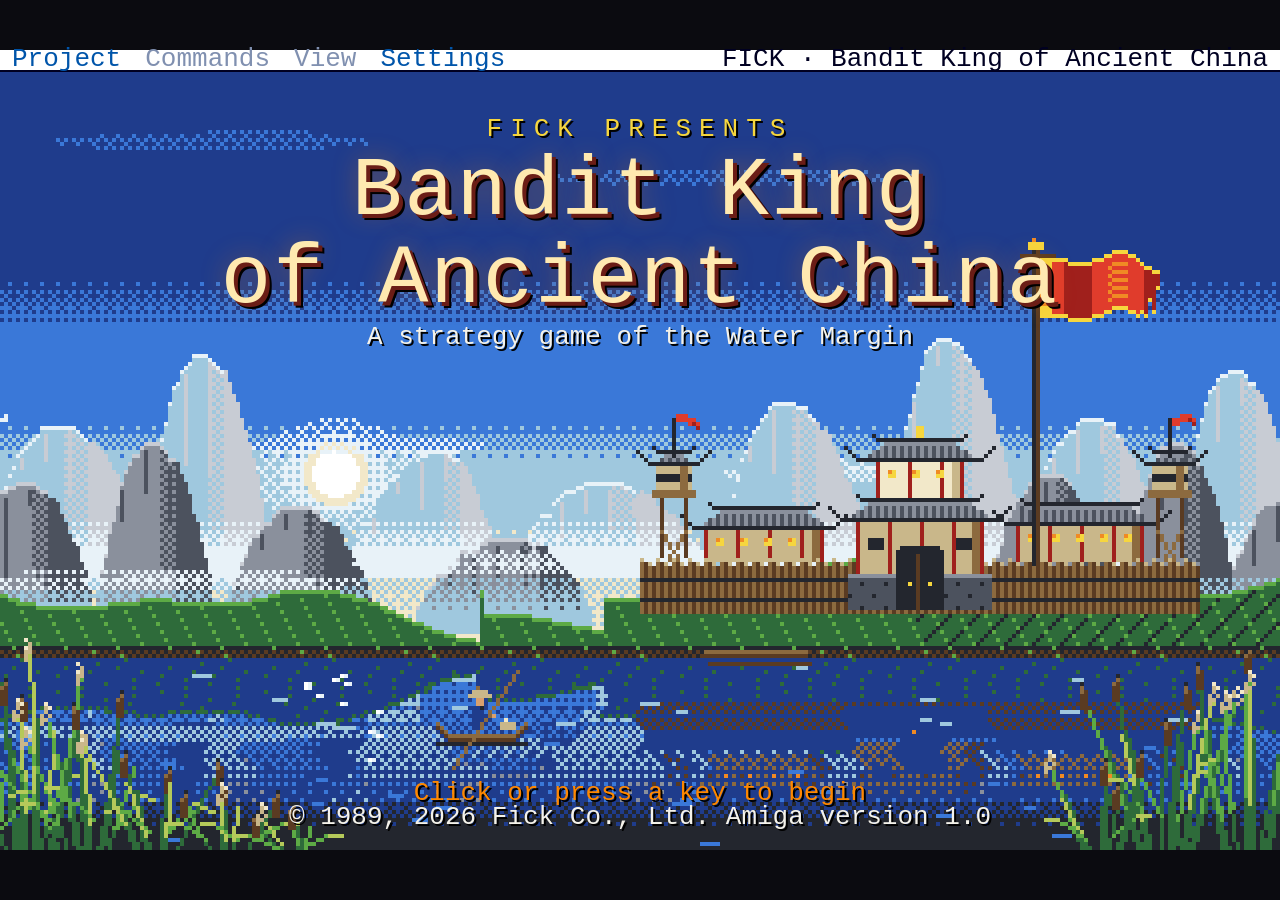
<file: index.html>
<!doctype html>
<html lang="en">
<head>
<meta charset="utf-8">
<meta name="viewport" content="width=device-width, initial-scale=1">
<title>Bandit King of Ancient China</title>
<meta name="description" content="A browser recreation of a 1989 Amiga strategy game about the outlaw heroes of Water Margin.">
<link rel="icon" href="data:,">
<link rel="preconnect" href="https://fonts.googleapis.com">
<link rel="preconnect" href="https://fonts.gstatic.com" crossorigin>
<link rel="stylesheet" href="https://fonts.googleapis.com/css2?family=VT323&display=swap">
<link rel="stylesheet" href="css/style.css">
</head>
<body>
<div id="stage">
  <div id="screen" aria-live="polite">
    <div id="menubar" role="menubar"></div>

    <div id="game" hidden>
      <section id="info" class="panel"></section>
      <section id="mapwrap" class="panel">
        <canvas id="map" width="348" height="266" aria-label="Map of Song China"></canvas>
        <div id="maptip" hidden></div>
      </section>
      <section id="anim" class="panel"><canvas id="vignette" width="136" height="52" aria-hidden="true"></canvas></section>
      <section id="msg" class="panel">
        <div id="msgtext"></div>
        <div id="prompt"></div>
      </section>
    </div>

    <div id="battle" hidden></div>
    <div id="title" hidden></div>
    <div id="overlay" hidden></div>
  </div>
</div>
<noscript><p class="noscript">This game needs JavaScript.</p></noscript>

<script src="js/core/ns.js"></script>
<script src="js/core/mapgeo.js"></script>
<script src="js/data/map.js"></script>
<script src="js/data/heroes.js"></script>
<script src="js/data/scenarios.js"></script>
<script src="js/engine/world.js"></script>
<script src="js/engine/econ.js"></script>
<script src="js/engine/actions.js"></script>
<script src="js/engine/battle.js"></script>
<script src="js/engine/war.js"></script>
<script src="js/engine/ai.js"></script>
<script src="js/engine/setup.js"></script>
<script src="js/engine/game.js"></script>
<script src="js/engine/flows.js"></script>
<script src="js/engine/save.js"></script>
<script src="js/art/portrait.js"></script>
<script src="js/art/vignette.js"></script>
<script src="js/art/titleart.js"></script>
<script src="js/audio/music.js"></script>
<script src="js/ui/art.js"></script>
<script src="js/ui/mapview.js"></script>
<script src="js/ui/screen.js"></script>
<script src="js/ui/battleview.js"></script>
<script src="js/ui/title.js"></script>
<script src="js/main.js"></script>
</body>
</html>
</file>
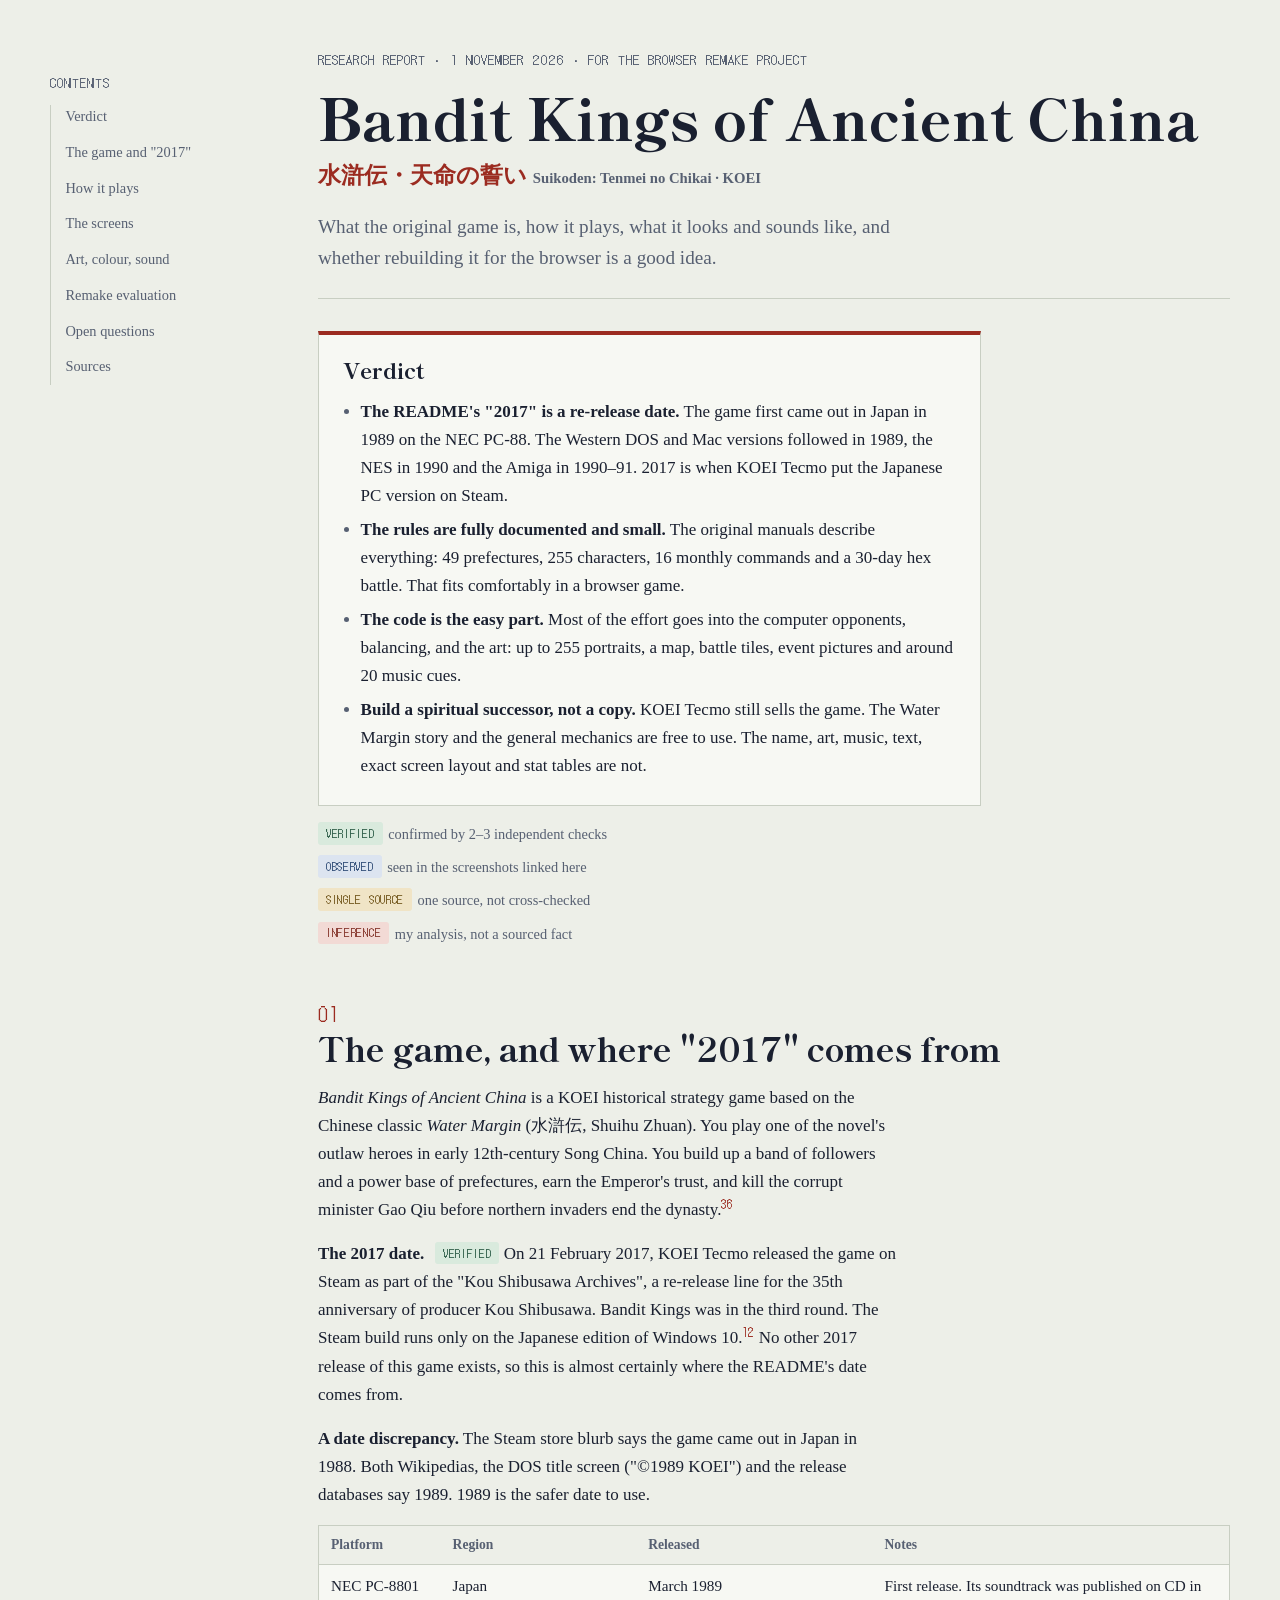
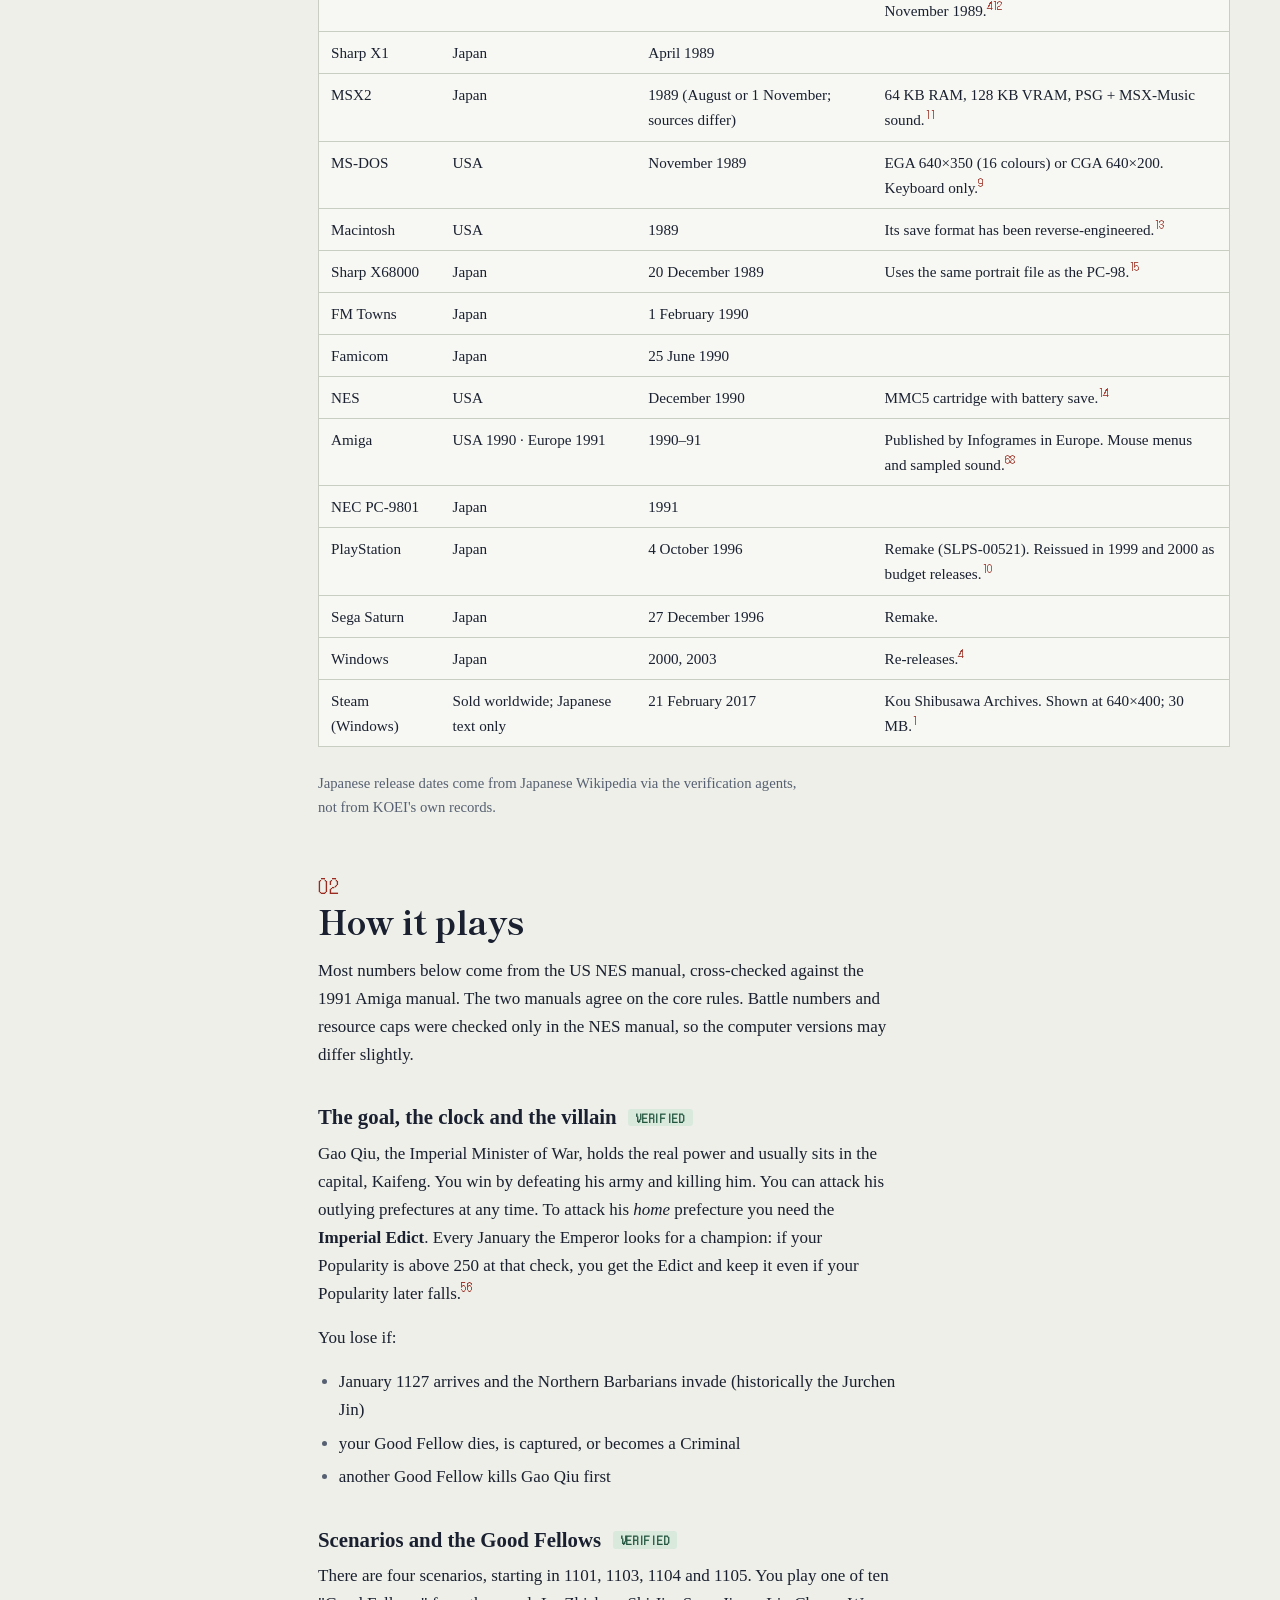
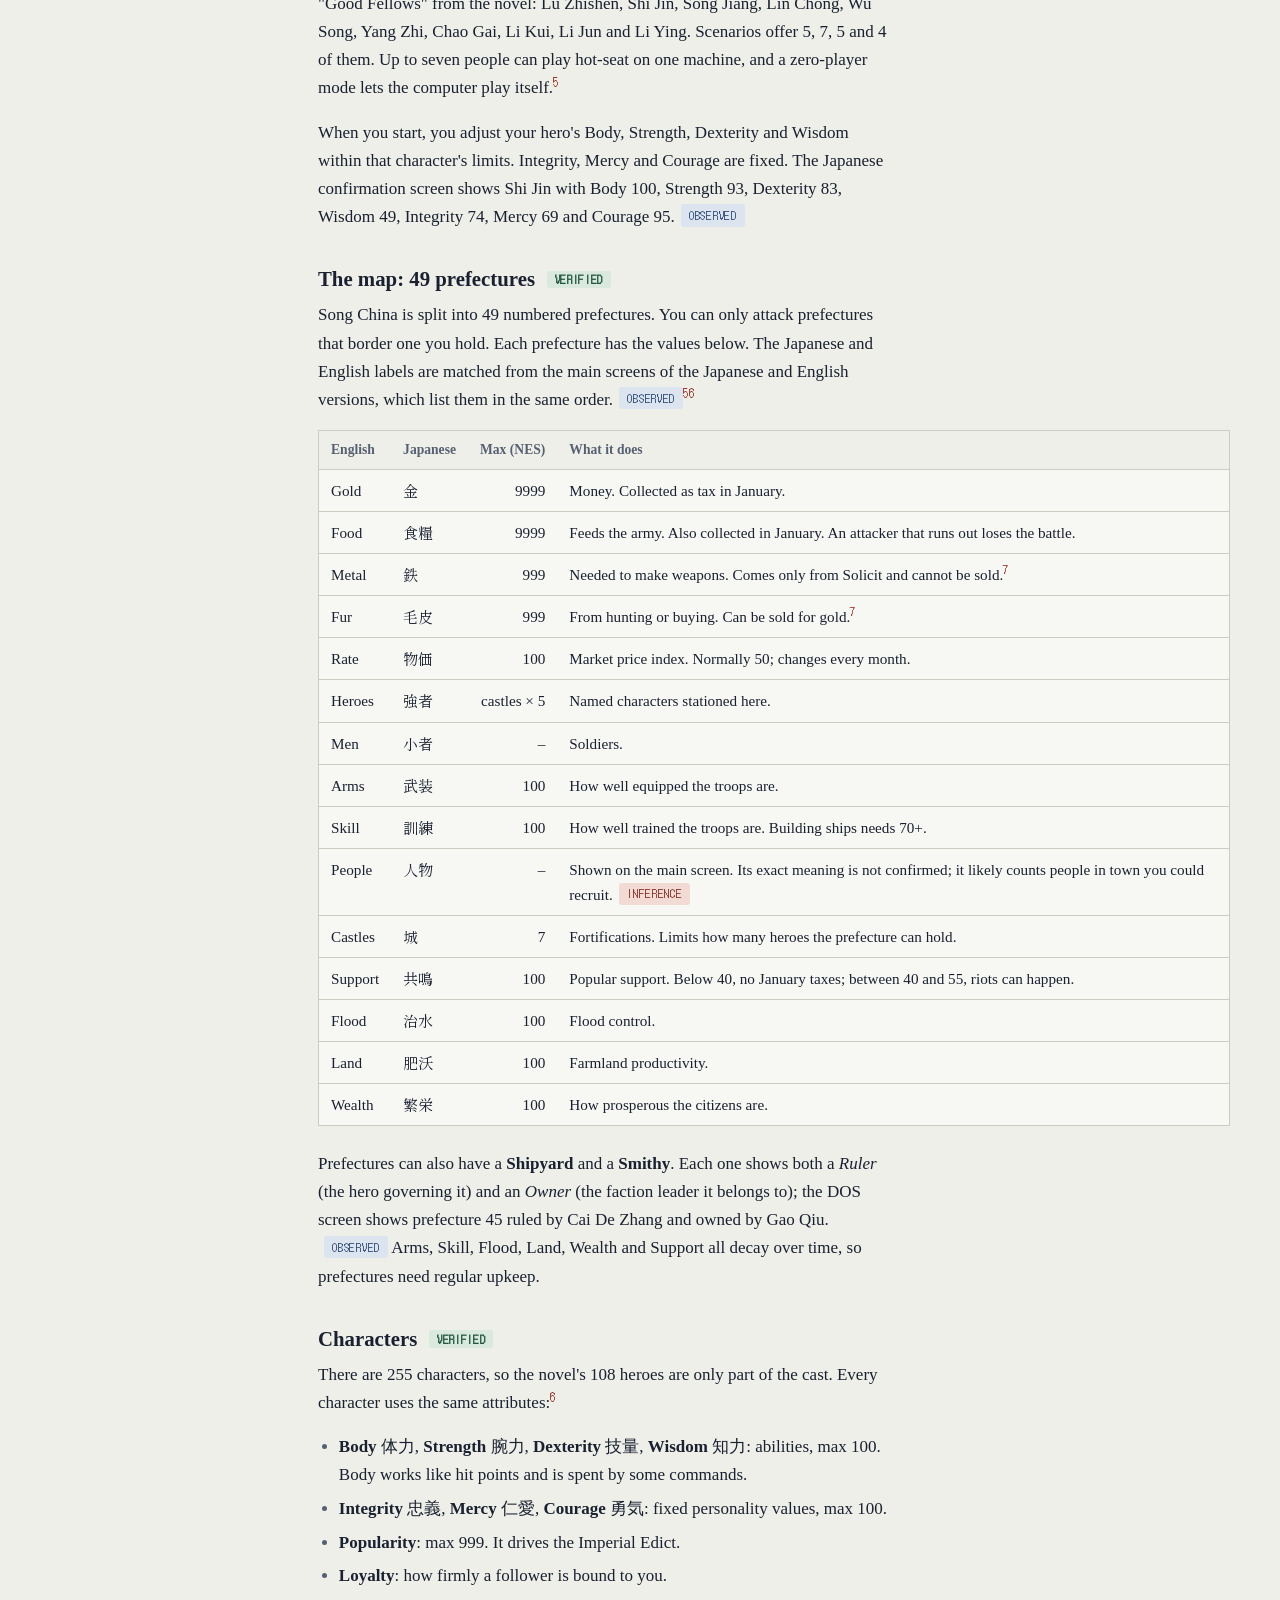
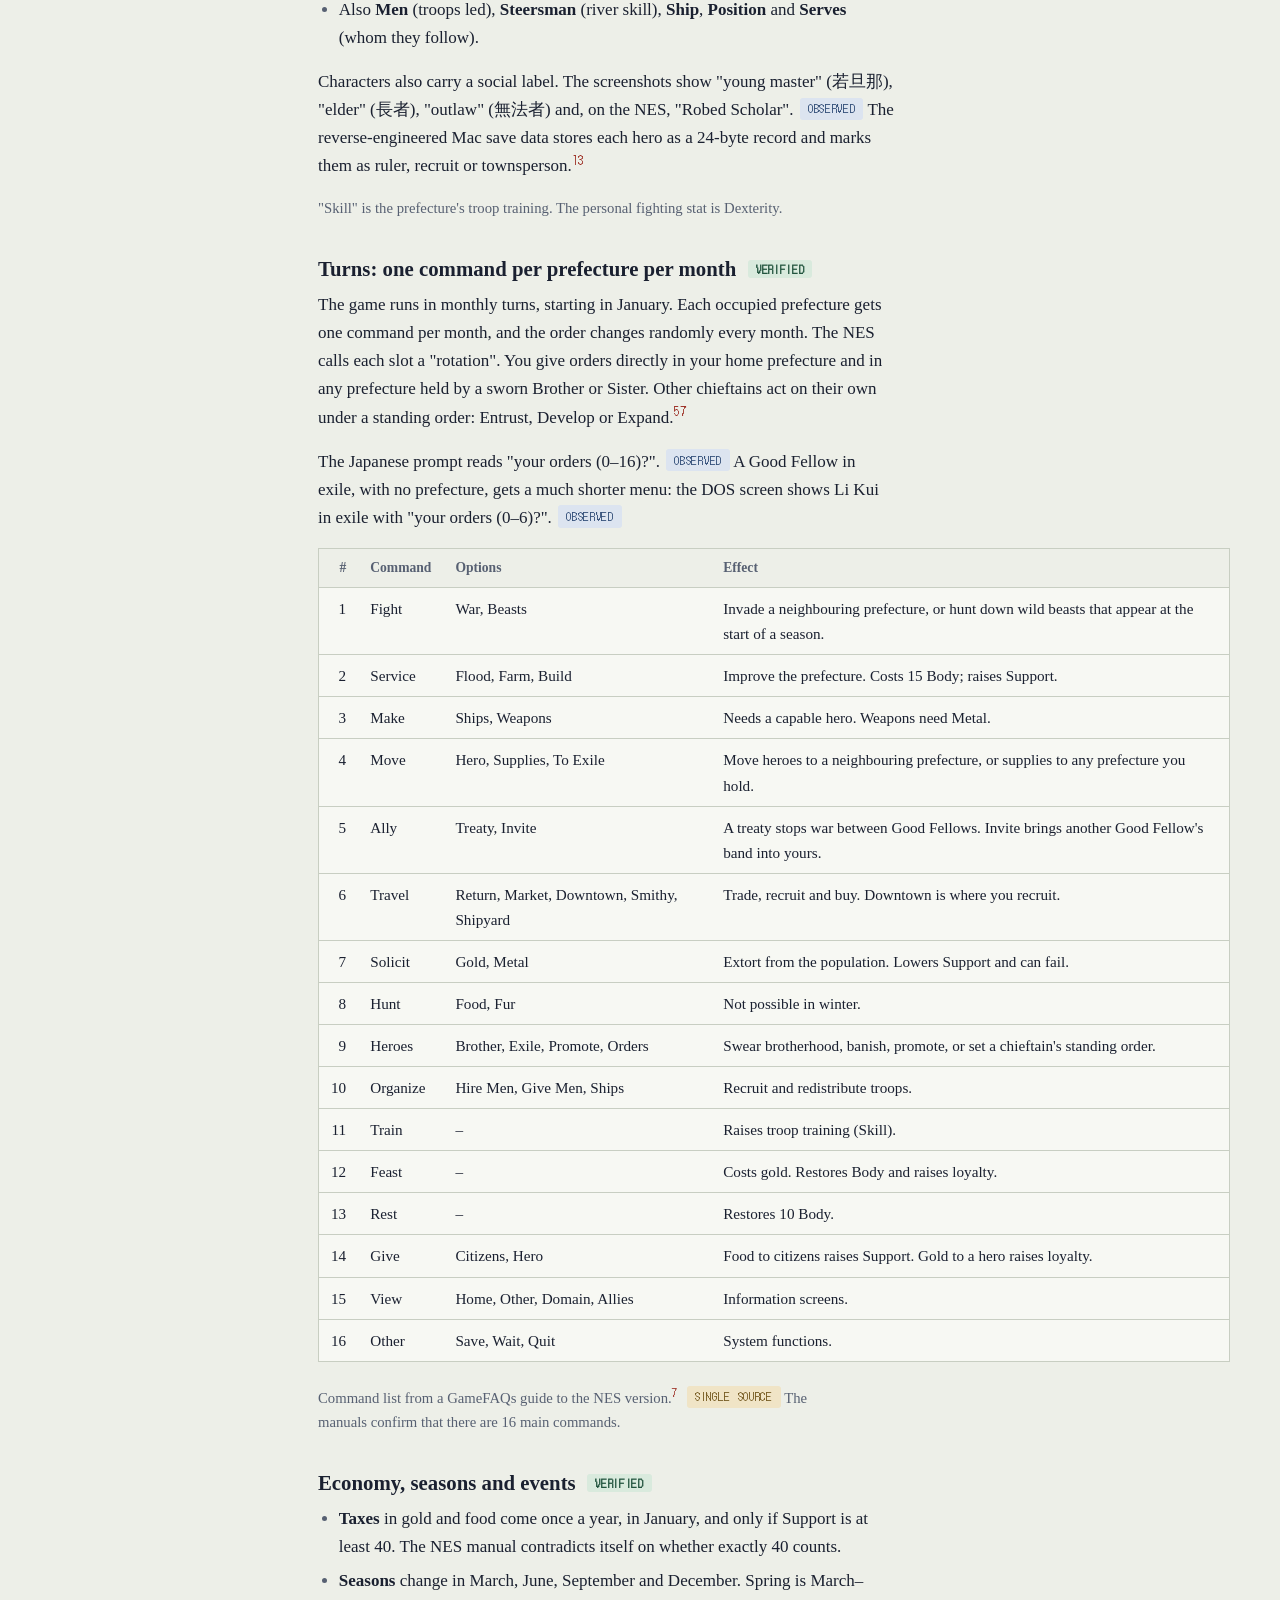
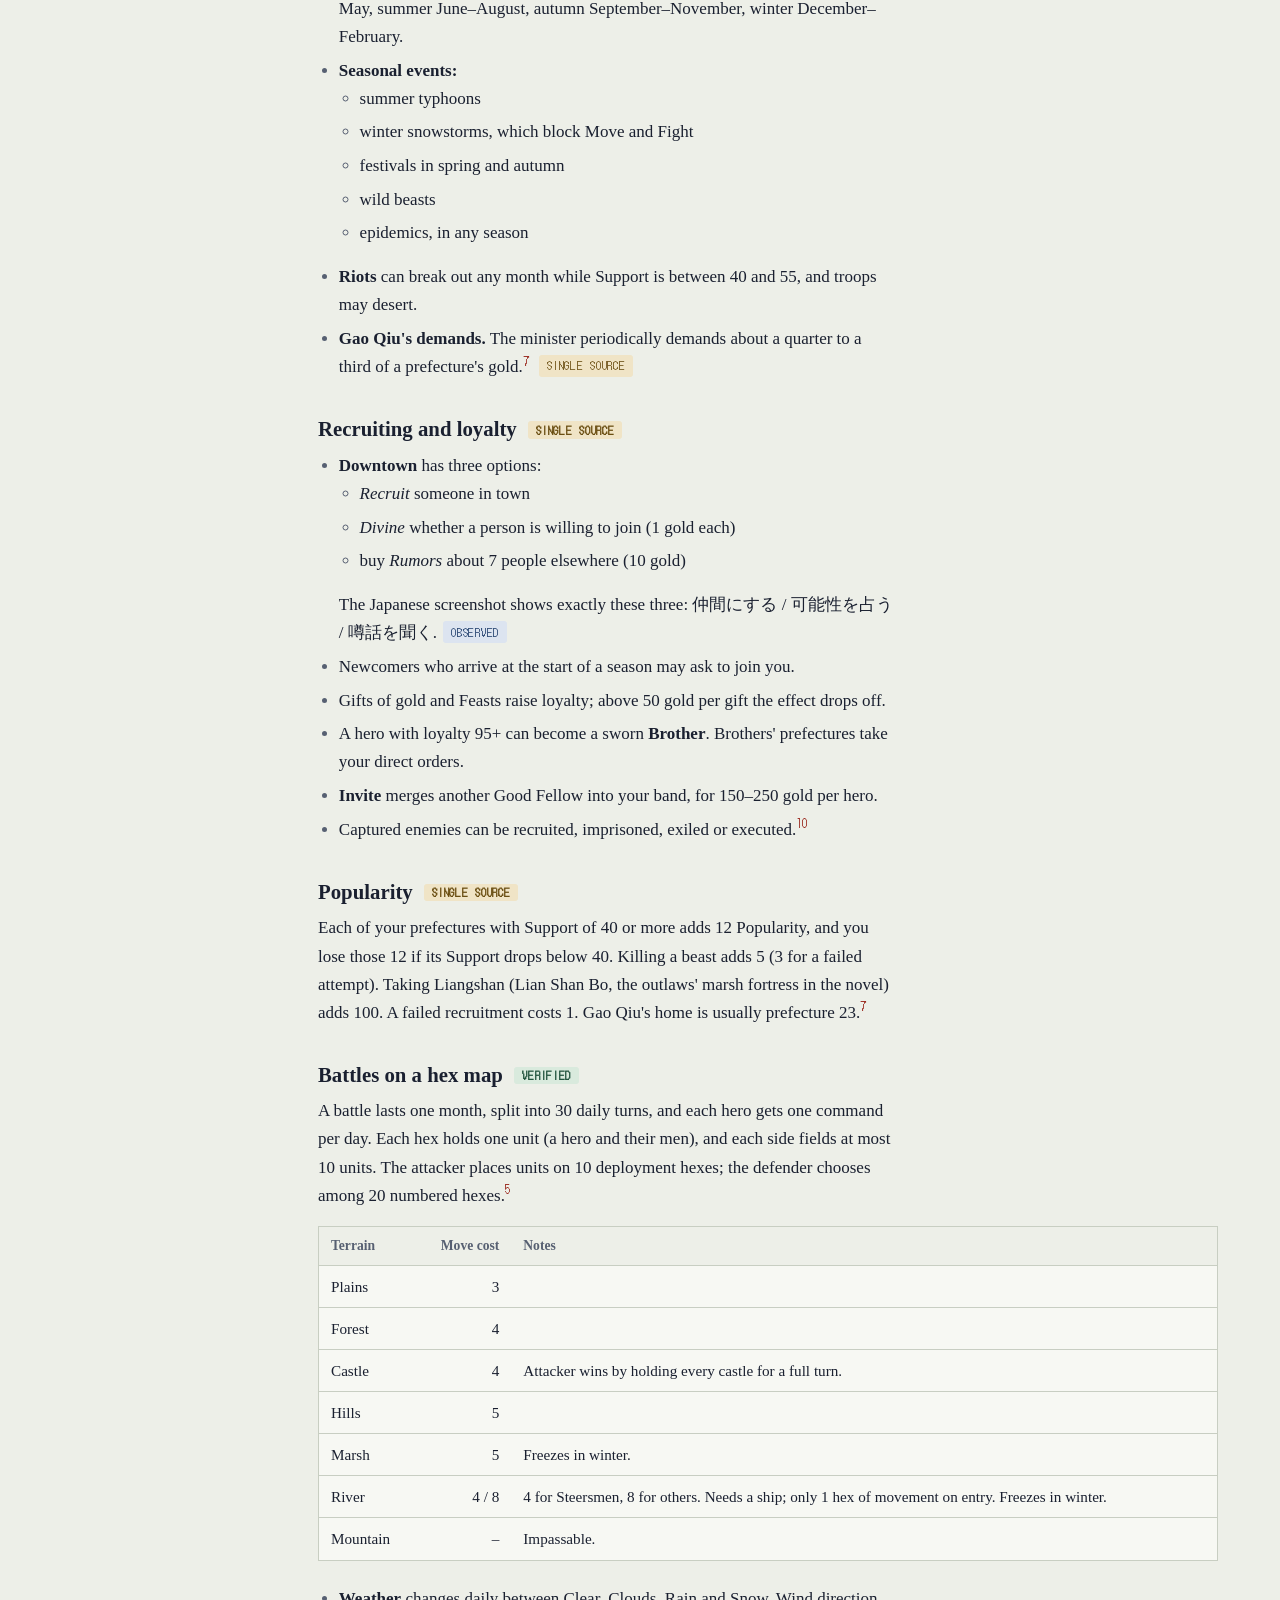
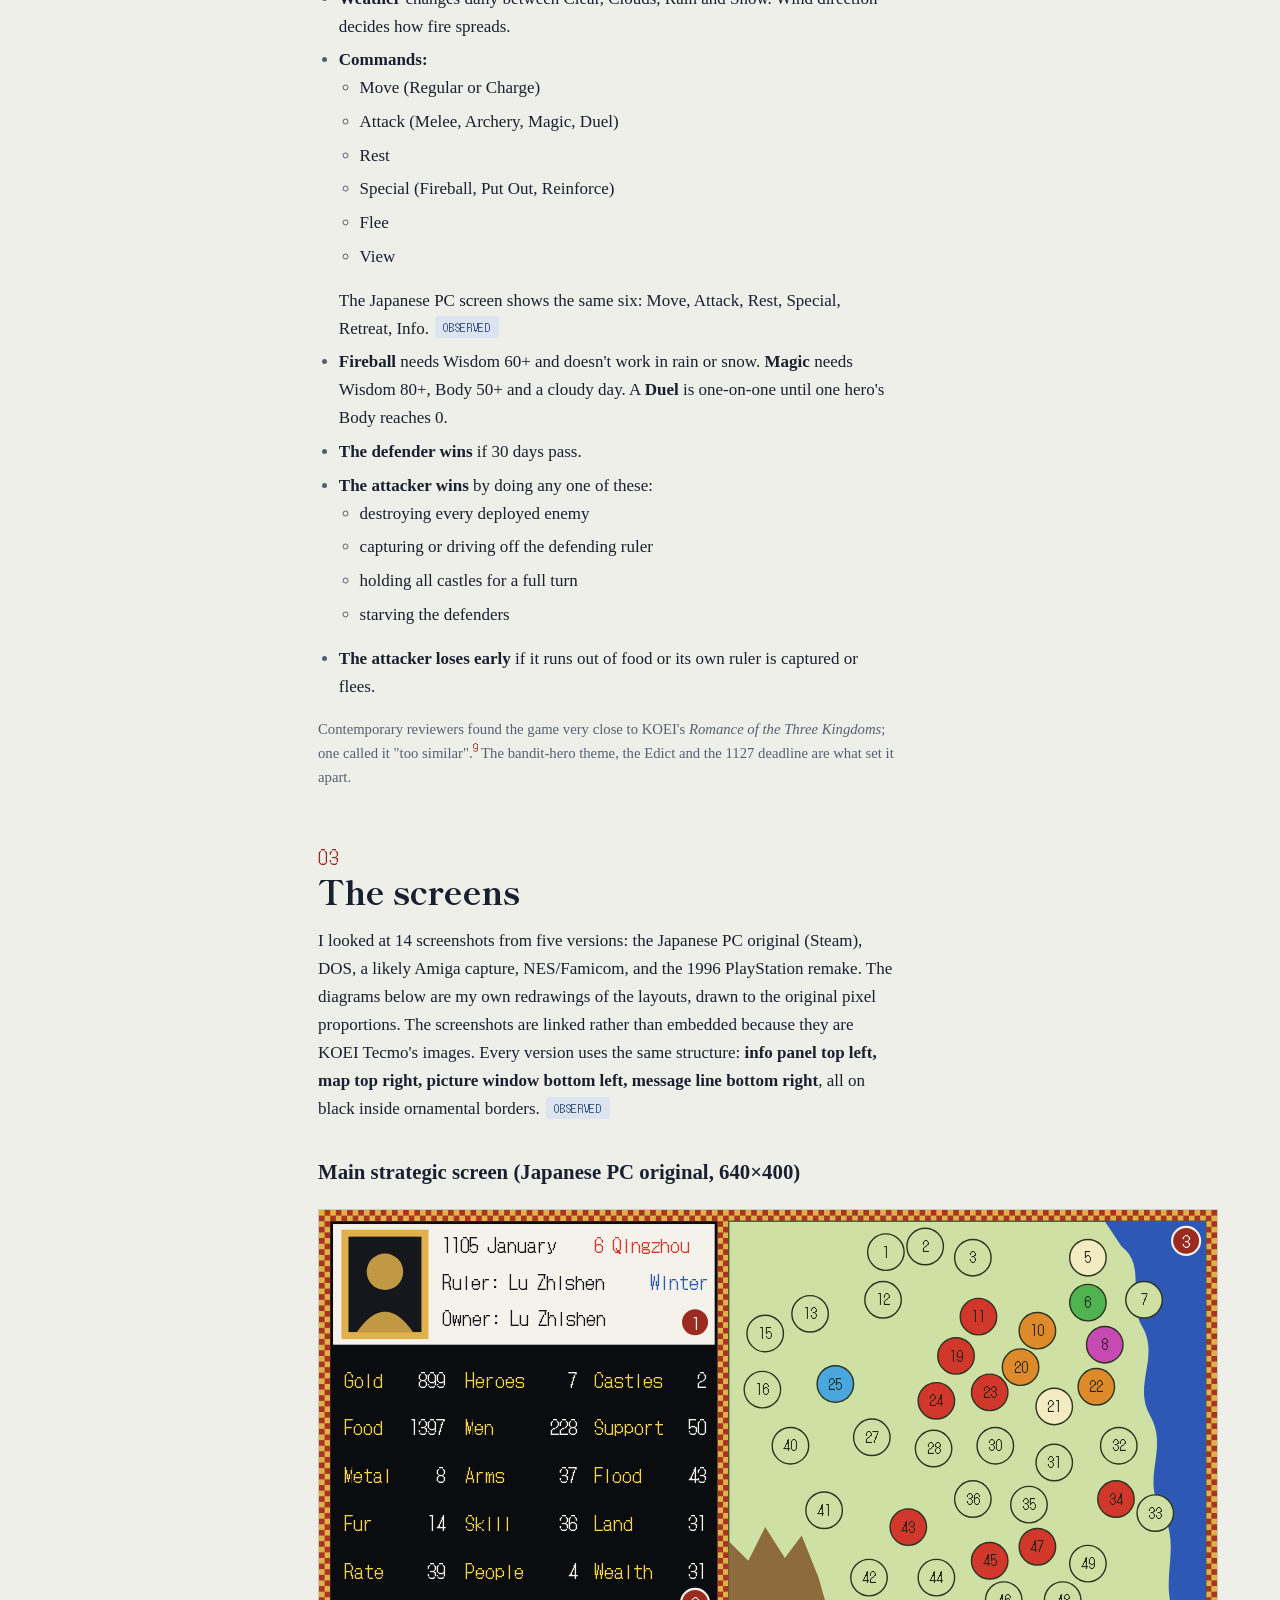
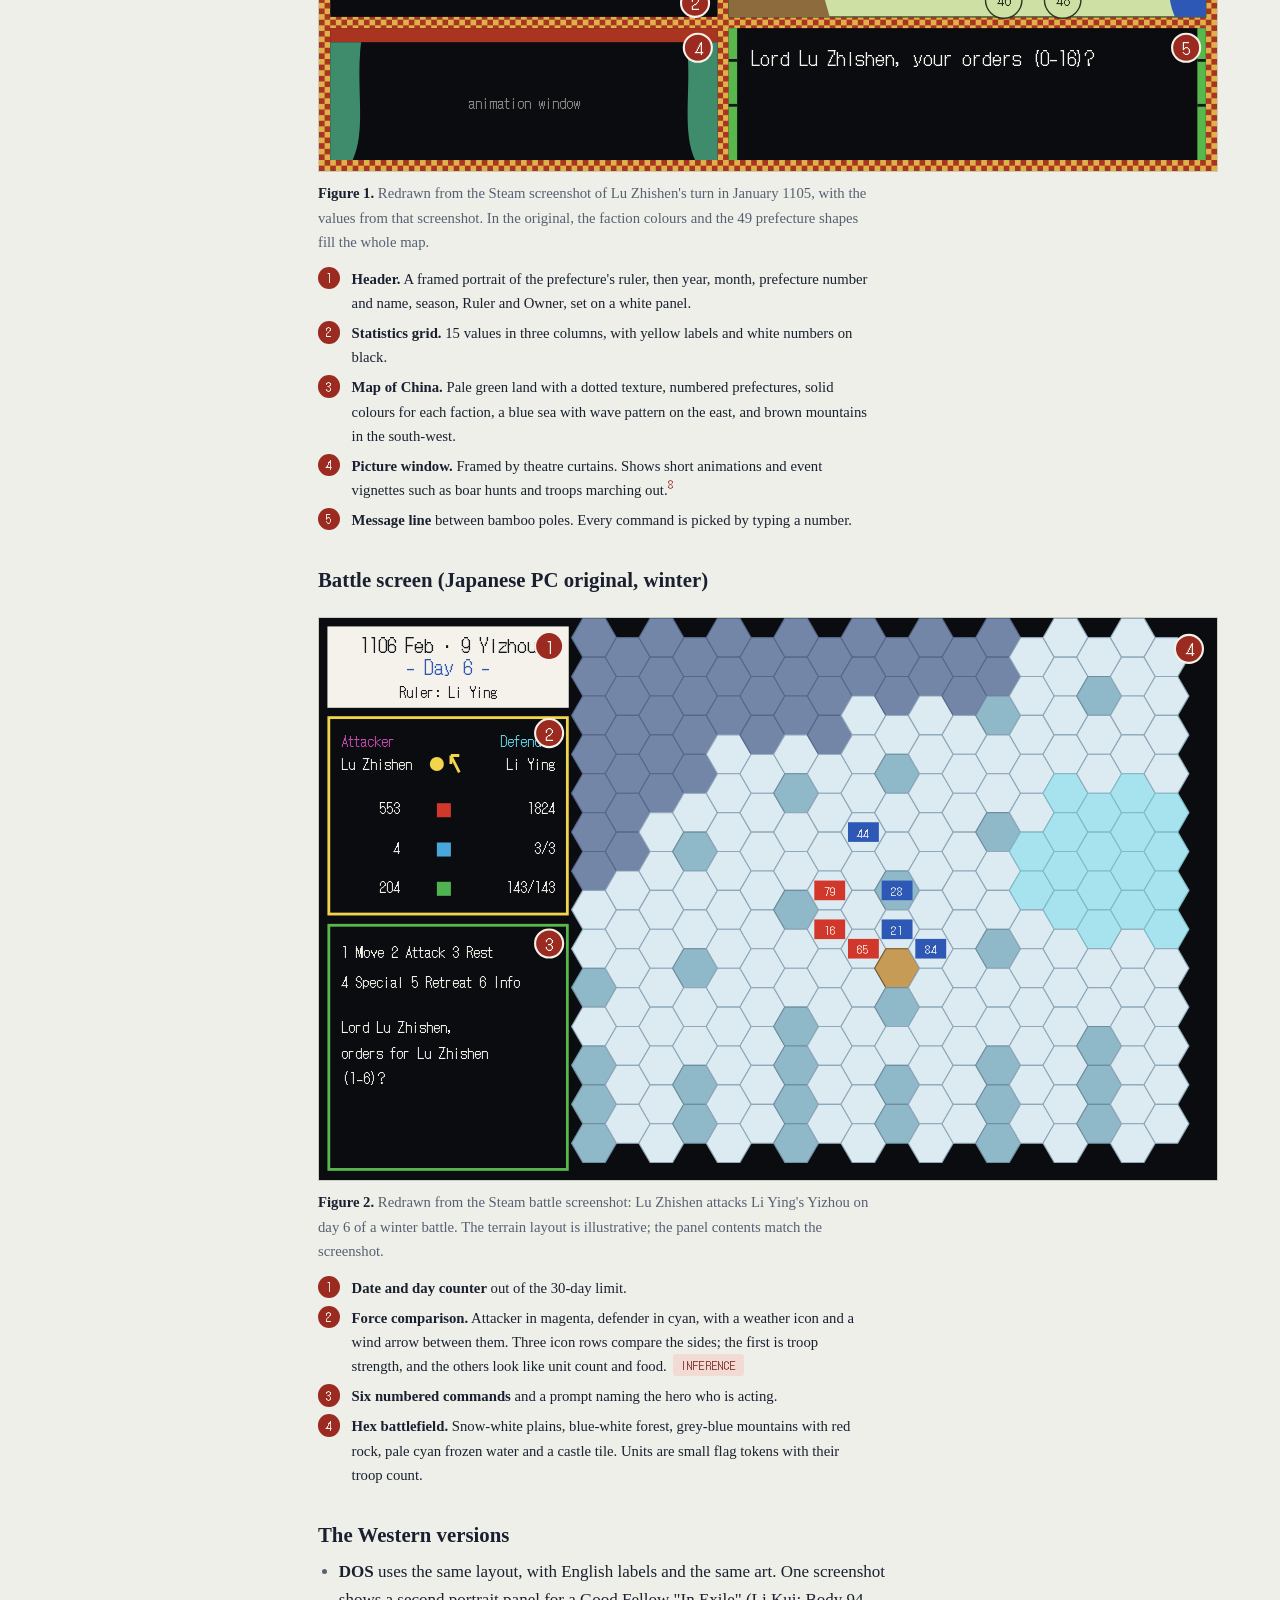
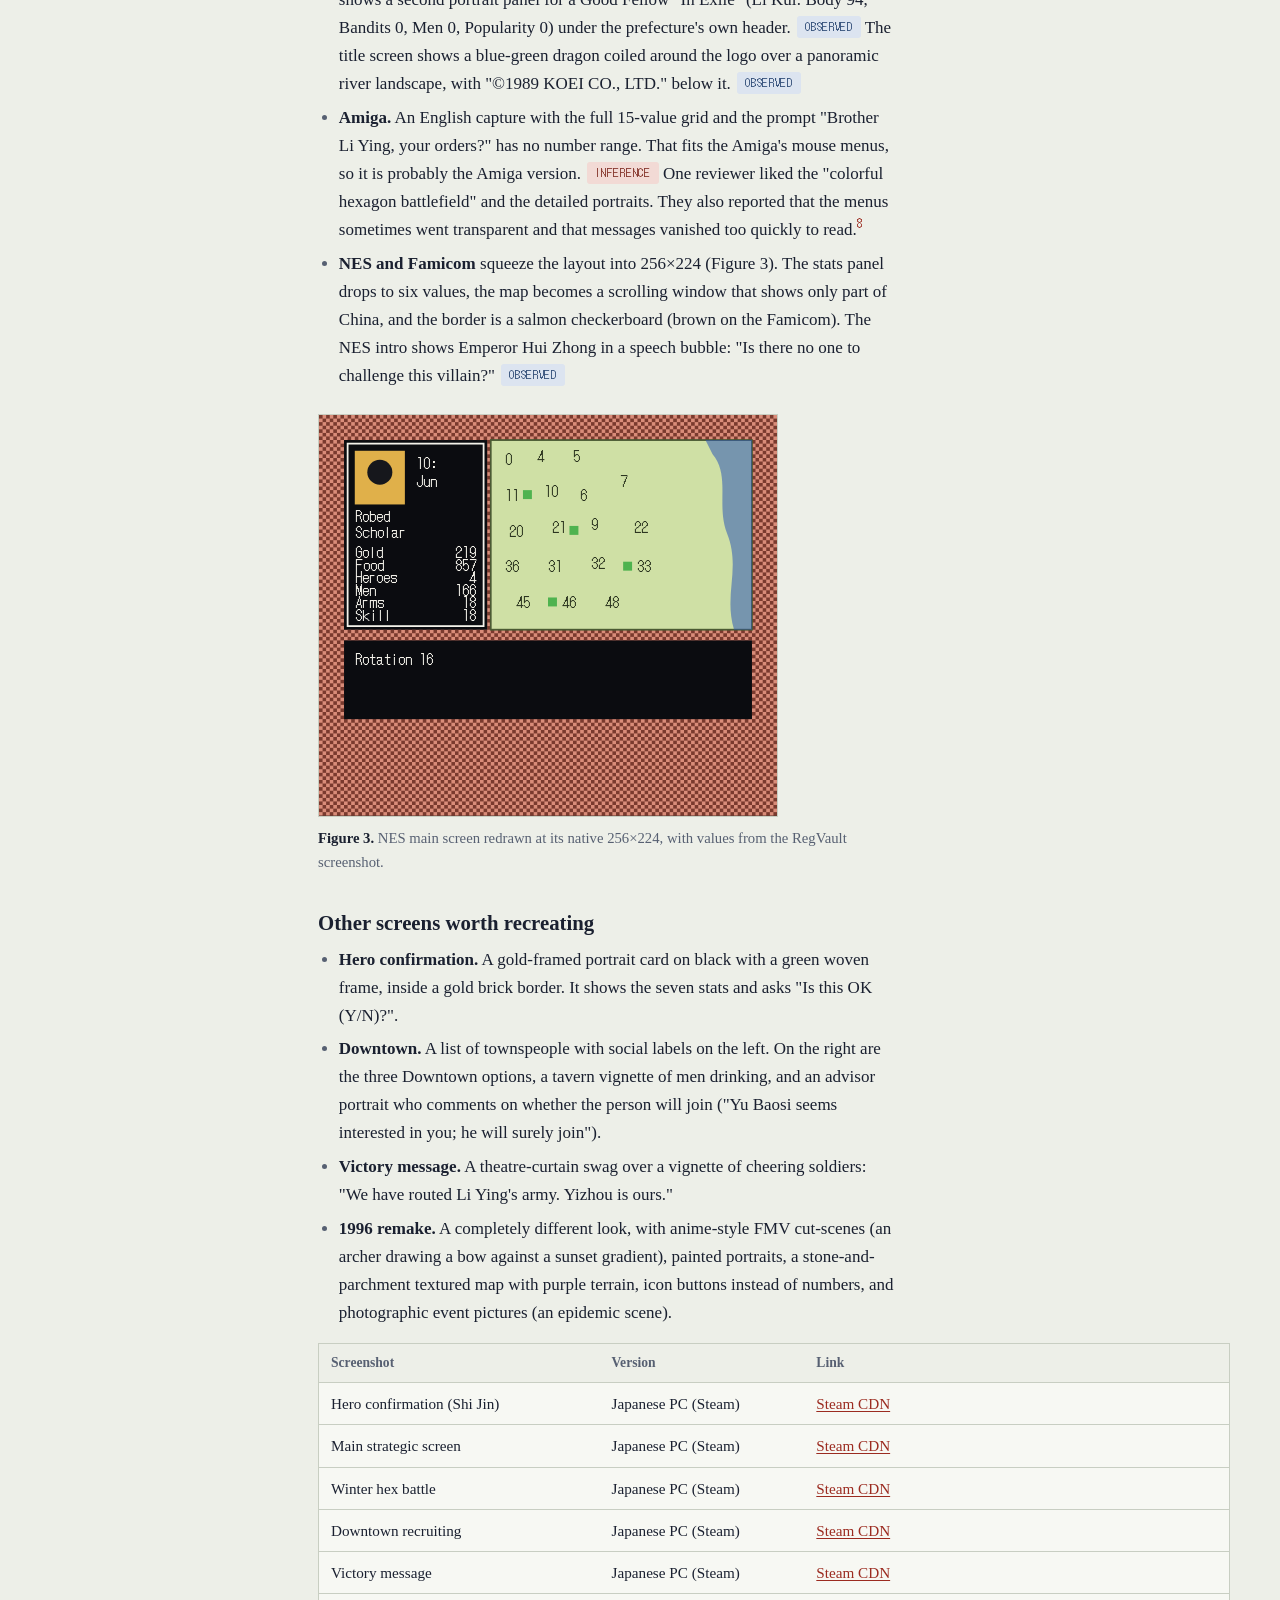
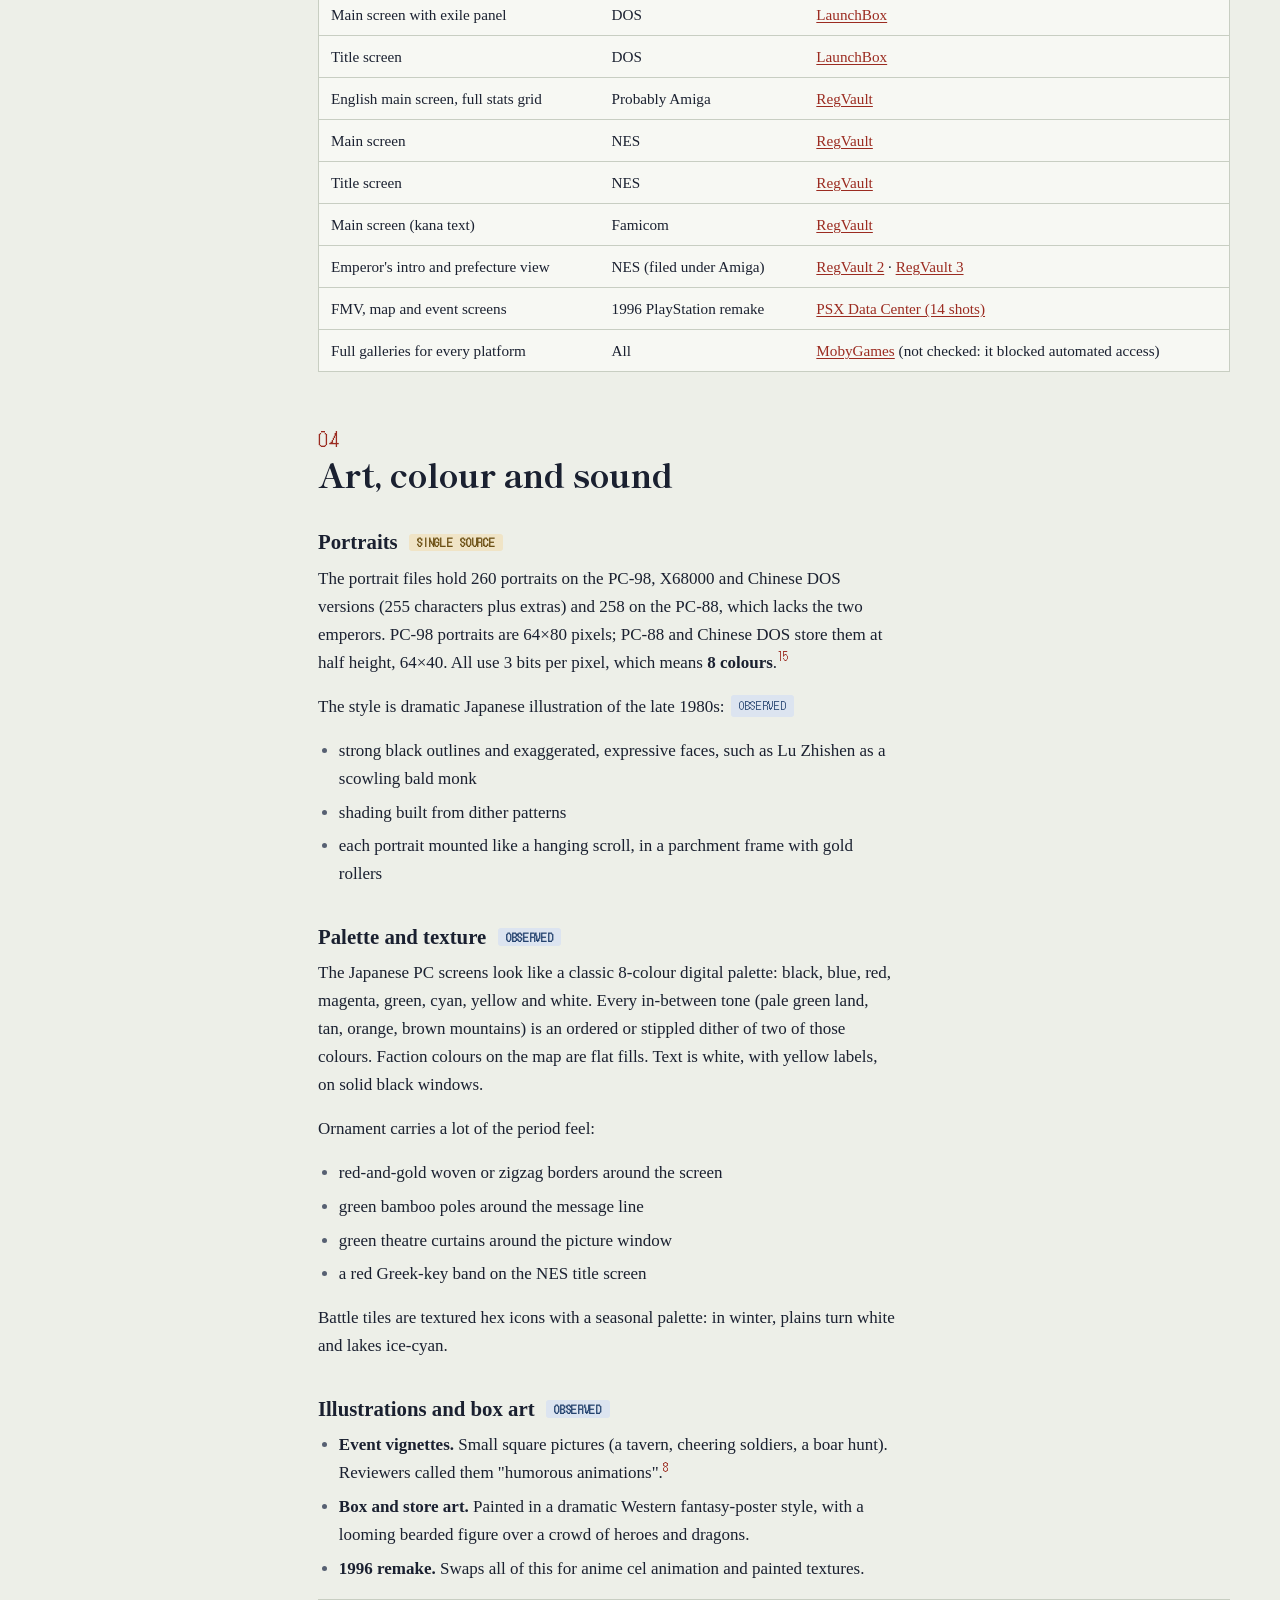
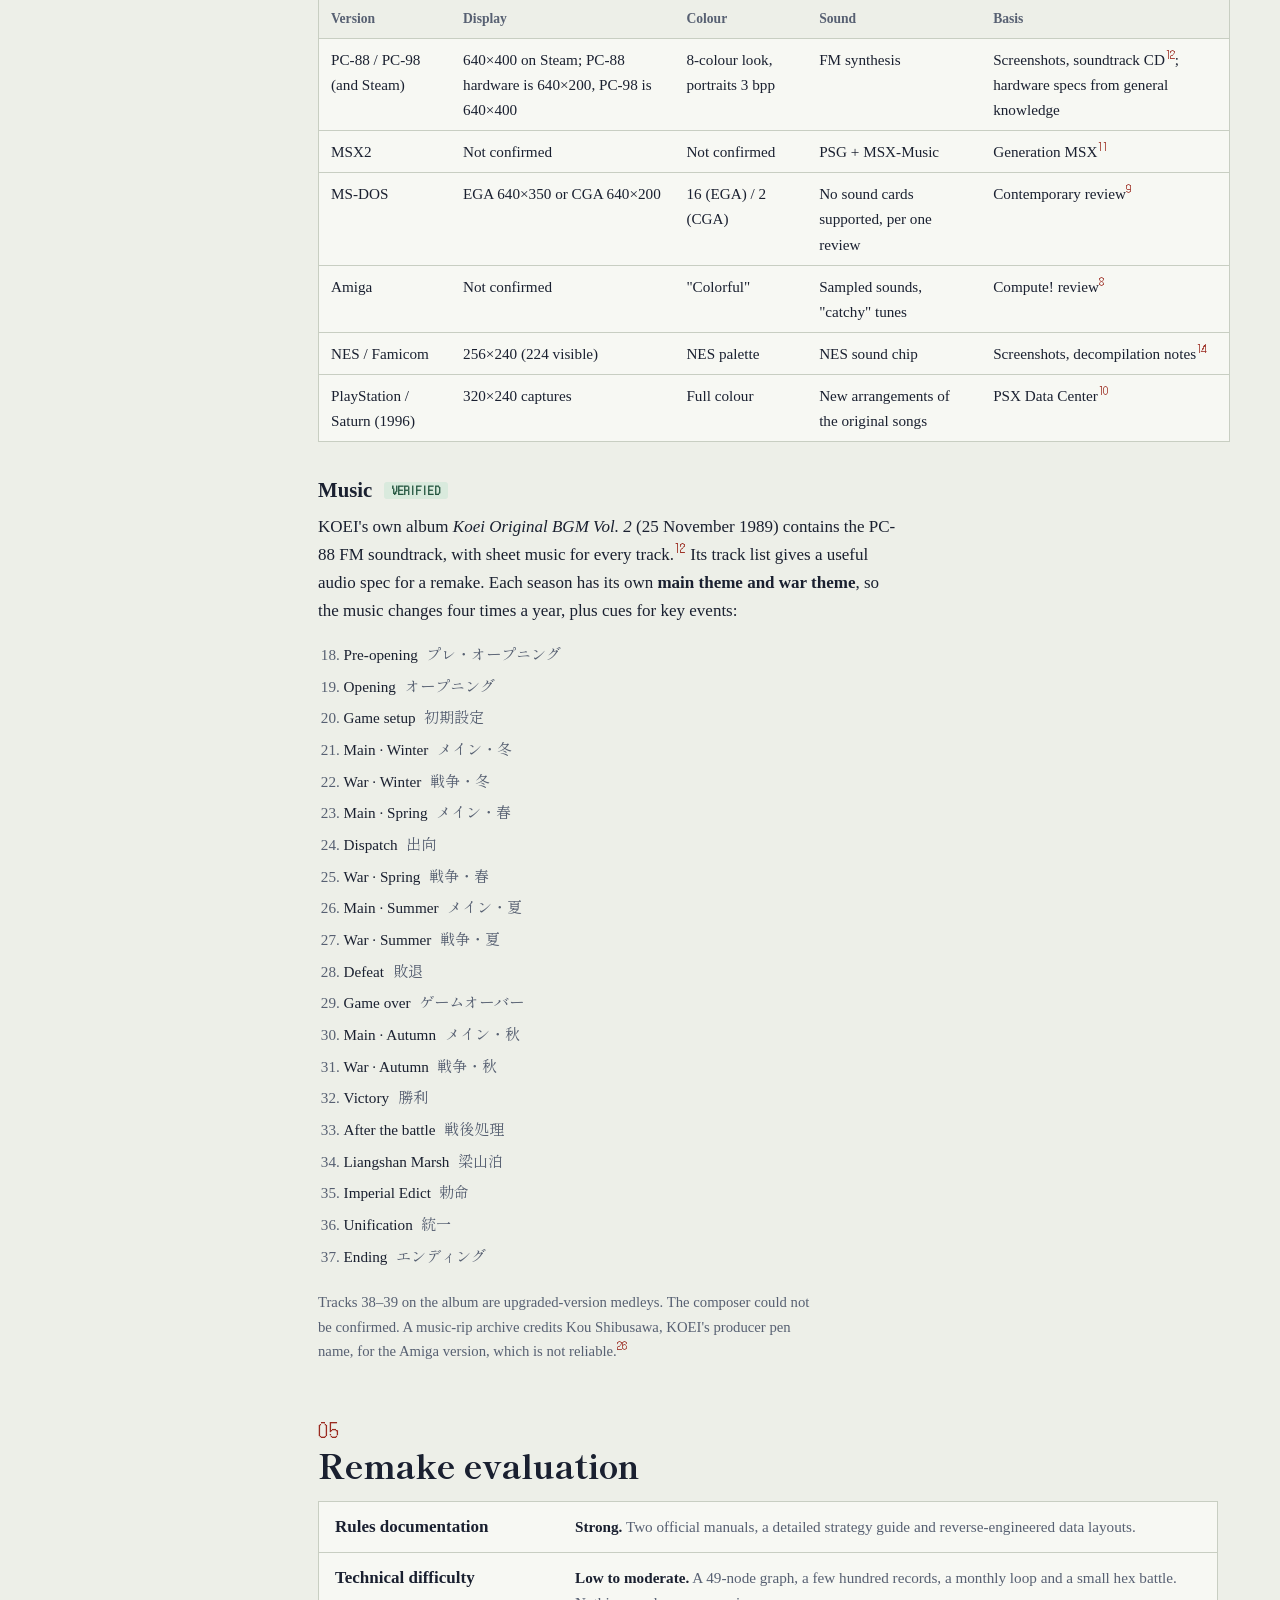
<file: bandit-kings-research.html>
<!doctype html>
<html lang="en">
<head>
<meta charset="utf-8">
<meta name="viewport" content="width=device-width, initial-scale=1, viewport-fit=cover">
<title>Bandit Kings Remake Research</title>
<meta name="claude:viewport-fit-sides" content="cover">
<link rel="preconnect" href="https://fonts.googleapis.com">
<link rel="preconnect" href="https://fonts.gstatic.com" crossorigin>
<link rel="stylesheet" href="https://fonts.googleapis.com/css2?family=DotGothic16&family=Shippori+Mincho+B1:wght@600;800&family=Source+Serif+4:ital,opsz,wght@0,8..60,400;0,8..60,600;1,8..60,400&display=swap">
<style>
/* Layout: a single reading column with a sticky contents rail on wide screens; screen diagrams break wider than the prose. */
:root {
  --bg: #EDEFE8;
  --panel: #F7F8F3;
  --ink: #1A2030;
  --muted: #576072;
  --rule: #C8CEC2;
  --lacquer: #9B2B20;
  --gold: #87631A;
  --jade: #2B6753;
  --hi-bg: #D9EADD; --hi-fg: #22543E;
  --md-bg: #F0E4C6; --md-fg: #6A4E12;
  --lo-bg: #F2DAD5; --lo-fg: #7C281E;
  --ob-bg: #DCE4F0; --ob-fg: #24426E;

  /* Game-screen tokens: the diagrams show the game's own black screens, so they stay the same in both themes. */
  --scr: #0B0C10;
  --scr-ink: #F4F2EA;
  --scr-dark: #16171C;
  --scr-yel: #F2D54B;
  --scr-cyan: #62D2E2;
  --scr-green: #59B84C;
  --frame-a: #A93520;
  --frame-b: #E0B04A;
  --land: #CFE0A5;
  --sea: #2E58B6;
  --mount: #8E6B3C;
  --f-red: #D2372B;
  --f-orange: #DE8A2A;
  --f-blue: #49A7DD;
  --f-green: #4FB34F;
  --f-mag: #C64AB2;
  --f-cream: #F3EBC2;
  --curtain: #3E8C6C;
  --snow: #DCEAF1;
  --snow-dot: #B9D3E0;
  --ice: #A6E3EE;
  --forest-w: #8FB8C9;
  --mount-w: #7486A8;
  --castle: #C59B55;
  --unit-a: #D2372B;
  --unit-d: #2E58B6;

  --display: "Shippori Mincho B1", "Hiragino Mincho ProN", "Yu Mincho", Georgia, serif;
  --body: "Source Serif 4", Georgia, "Times New Roman", serif;
  --pixel: "DotGothic16", ui-monospace, "MS Gothic", Consolas, monospace;
}
@media (prefers-color-scheme: dark) {
  :root:not([data-theme="light"]) {
    --bg: #12151B; --panel: #1A1E26; --ink: #E6E3D9; --muted: #A0A8B5; --rule: #2E3440;
    --lacquer: #E46D5D; --gold: #D8AE58; --jade: #6CB898;
    --hi-bg: #1F3A2E; --hi-fg: #A6DDBE; --md-bg: #3A3020; --md-fg: #EACB86;
    --lo-bg: #42241F; --lo-fg: #F2ABA0; --ob-bg: #1F2D44; --ob-fg: #A9C4EE;
    color-scheme: dark;
  }
}
:root[data-theme="dark"] {
  --bg: #12151B; --panel: #1A1E26; --ink: #E6E3D9; --muted: #A0A8B5; --rule: #2E3440;
  --lacquer: #E46D5D; --gold: #D8AE58; --jade: #6CB898;
  --hi-bg: #1F3A2E; --hi-fg: #A6DDBE; --md-bg: #3A3020; --md-fg: #EACB86;
  --lo-bg: #42241F; --lo-fg: #F2ABA0; --ob-bg: #1F2D44; --ob-fg: #A9C4EE;
  color-scheme: dark;
}

* { box-sizing: border-box; }
html { scroll-behavior: smooth; }
@media (prefers-reduced-motion: reduce) { html { scroll-behavior: auto; } }
body {
  background: var(--bg);
  color: var(--ink);
  font-family: var(--body);
  font-size: 1.0625rem;
  line-height: 1.65;
  padding-left: max(16px, env(safe-area-inset-left, 0px));
  padding-right: max(16px, env(safe-area-inset-right, 0px));
  padding-block: 0 4rem;
}
a { color: var(--lacquer); text-underline-offset: 2px; }
a:focus-visible, summary:focus-visible { outline: 2px solid var(--gold); outline-offset: 2px; border-radius: 2px; }

.shell {
  max-width: 1180px;
  margin: 0 auto;
  display: grid;
  grid-template-columns: minmax(0, 1fr);
  gap: 3rem;
}
@media (min-width: 1100px) {
  .shell { grid-template-columns: 220px minmax(0, 1fr); }
}
.rail { display: none; }
@media (min-width: 1100px) {
  .rail {
    display: block;
    position: sticky;
    top: calc(env(safe-area-inset-top, 0px) + 2rem);
    align-self: start;
    padding-top: 2.5rem;
    font-size: 0.9rem;
  }
}
.rail p { font-family: var(--pixel); font-size: 0.8rem; letter-spacing: 0.08em; color: var(--muted); margin: 0 0 0.75rem; }
.rail ol { list-style: none; margin: 0; padding: 0; display: grid; gap: 0.4rem; border-left: 1px solid var(--rule); }
.rail a { color: var(--muted); text-decoration: none; display: block; padding-left: 0.9rem; }
.rail a:hover { color: var(--lacquer); }

main { min-width: 0; }
.prose { max-width: 68ch; }

header.mast { padding-top: 3rem; padding-bottom: 1.5rem; border-bottom: 1px solid var(--rule); margin-bottom: 2rem; }
.eyebrow { font-family: var(--pixel); font-size: 0.85rem; letter-spacing: 0.08em; color: var(--muted); margin: 0 0 1rem; }
h1 {
  font-family: var(--display);
  font-weight: 800;
  font-size: clamp(2.2rem, 5.5vw, 3.6rem);
  line-height: 1.05;
  margin: 0;
  text-wrap: balance;
}
.jp-title { font-family: var(--display); font-weight: 600; font-size: clamp(1.1rem, 2.4vw, 1.45rem); color: var(--lacquer); margin: 0.6rem 0 0; }
.dek { font-size: 1.2rem; color: var(--muted); margin: 1rem 0 0; max-width: 60ch; }

h2 {
  font-family: var(--display);
  font-weight: 800;
  font-size: clamp(1.6rem, 3.4vw, 2.1rem);
  line-height: 1.15;
  margin: 3.5rem 0 1rem;
  text-wrap: balance;
  scroll-margin-top: 1.5rem;
}
h2 .num { font-family: var(--pixel); font-weight: 400; font-size: 0.55em; color: var(--lacquer); display: block; letter-spacing: 0.1em; margin-bottom: 0.35rem; }
h3 { font-family: var(--display); font-weight: 600; font-size: 1.3rem; line-height: 1.25; margin: 2.2rem 0 0.6rem; text-wrap: balance; scroll-margin-top: 1.5rem; }
h4 { font-size: 1rem; margin: 1.4rem 0 0.4rem; }
p { margin: 0 0 1rem; }
ul, ol { margin: 0 0 1rem; padding-left: 1.3rem; }
li { margin-bottom: 0.35rem; }
li::marker { color: var(--muted); }
strong { font-weight: 600; }
.small { font-size: 0.92rem; color: var(--muted); }
sup.cite { font-size: 0.7em; line-height: 0; }
sup.cite a { text-decoration: none; font-family: var(--pixel); }

.verdict {
  background: var(--panel);
  border: 1px solid var(--rule);
  border-top: 4px solid var(--lacquer);
  padding: 1.4rem 1.5rem 0.6rem;
  margin: 0 0 1rem;
  max-width: 78ch;
}
.verdict h2 { margin-top: 0; font-size: 1.35rem; }
.verdict ul { padding-left: 1.1rem; }

.chip {
  display: inline-block;
  font-family: var(--pixel);
  font-size: 0.72rem;
  letter-spacing: 0.06em;
  padding: 0.1rem 0.5rem;
  border-radius: 3px;
  vertical-align: 0.15em;
  margin-left: 0.4rem;
  white-space: nowrap;
}
.chip.hi { background: var(--hi-bg); color: var(--hi-fg); }
.chip.md { background: var(--md-bg); color: var(--md-fg); }
.chip.lo { background: var(--lo-bg); color: var(--lo-fg); }
.chip.ob { background: var(--ob-bg); color: var(--ob-fg); }
.legend-chips { display: flex; flex-wrap: wrap; gap: 0.5rem 1rem; font-size: 0.9rem; color: var(--muted); margin: 0 0 1.5rem; }
.legend-chips span.chip { margin-left: 0; margin-right: 0.35rem; }

.tablewrap { overflow-x: auto; margin: 0 0 1.5rem; border: 1px solid var(--rule); background: var(--panel); }
table { border-collapse: collapse; width: 100%; font-size: 0.95rem; font-variant-numeric: tabular-nums; }
th, td { text-align: left; padding: 0.5rem 0.75rem; border-bottom: 1px solid var(--rule); vertical-align: top; }
th { font-weight: 600; font-size: 0.85rem; color: var(--muted); background: var(--bg); white-space: nowrap; }
tr:last-child td { border-bottom: 0; }
td.jp { font-family: var(--display); white-space: nowrap; }
td.num, th.num { text-align: right; white-space: nowrap; }

figure.screen { margin: 1.5rem 0 2rem; max-width: 900px; }
figure.screen svg { display: block; width: 100%; height: auto; max-width: 100%; border: 1px solid var(--rule); background: var(--scr); }
figure.screen.nes svg { max-width: 460px; }
figcaption { font-size: 0.92rem; color: var(--muted); margin-top: 0.6rem; max-width: 75ch; }
figcaption b { color: var(--ink); font-weight: 600; }
.keys { list-style: none; padding: 0; margin: 0.8rem 0 0; display: grid; gap: 0.35rem; font-size: 0.92rem; max-width: 75ch; }
.keys li { display: grid; grid-template-columns: 1.6rem minmax(0, 1fr); gap: 0.5rem; margin: 0; }
.keys .k { font-family: var(--pixel); background: var(--lacquer); color: var(--panel); border-radius: 50%; width: 1.4rem; height: 1.4rem; display: grid; place-items: center; font-size: 0.75rem; }

.twocol { display: grid; grid-template-columns: minmax(0, 1fr); gap: 1rem; margin: 0 0 1.5rem; max-width: 900px; }
@media (min-width: 760px) { .twocol { grid-template-columns: minmax(0, 1fr) minmax(0, 1fr); } }
.box { background: var(--panel); border: 1px solid var(--rule); padding: 1rem 1.2rem 0.4rem; min-width: 0; }
.box h4 { margin-top: 0; font-family: var(--display); font-size: 1.1rem; }
.box.free { border-top: 3px solid var(--jade); }
.box.make { border-top: 3px solid var(--lacquer); }

.score { display: grid; grid-template-columns: minmax(0, 1fr); gap: 0; max-width: 900px; border: 1px solid var(--rule); background: var(--panel); margin: 0 0 1.5rem; }
.score div { display: grid; grid-template-columns: minmax(9rem, 14rem) minmax(0, 1fr); gap: 1rem; padding: 0.7rem 1rem; border-bottom: 1px solid var(--rule); align-items: baseline; }
.score div:last-child { border-bottom: 0; }
.score dt { font-weight: 600; margin: 0; }
.score dd { margin: 0; color: var(--muted); font-size: 0.95rem; min-width: 0; }
.score dd b { color: var(--ink); }
@media (max-width: 520px) { .score div { grid-template-columns: minmax(0, 1fr); gap: 0.2rem; } }

ol.sources { padding-left: 1.6rem; font-size: 0.92rem; max-width: 90ch; }
ol.sources li { margin-bottom: 0.45rem; scroll-margin-top: 1.5rem; overflow-wrap: anywhere; }
ol.sources .q { font-family: var(--pixel); font-size: 0.72rem; color: var(--muted); margin-left: 0.3rem; }

.toc-inline { font-size: 0.95rem; margin: 0 0 2rem; }
.toc-inline ol { display: flex; flex-wrap: wrap; gap: 0.3rem 1.2rem; list-style: none; padding: 0; margin: 0; }
@media (min-width: 1100px) { .toc-inline { display: none; } }

.tracks { columns: 2 16rem; column-gap: 2rem; font-size: 0.95rem; padding-left: 1.6rem; max-width: 75ch; }
.tracks li { break-inside: avoid; }
.tracks .jp { font-family: var(--display); color: var(--muted); margin-left: 0.3rem; }

/* SVG diagram classes */
.w-scr { fill: var(--scr); }
.w-ink { fill: var(--scr-ink); }
.w-dark { fill: var(--scr-dark); }
.w-yel { fill: var(--scr-yel); }
.w-cyan { fill: var(--scr-cyan); }
.w-green { fill: var(--scr-green); }
.w-fa { fill: var(--frame-a); }
.w-fb { fill: var(--frame-b); }
.w-land { fill: var(--land); stroke: #4B5A33; stroke-width: 1; }
.w-sea { fill: var(--sea); }
.w-mount { fill: var(--mount); }
.w-curtain { fill: var(--curtain); }
.w-red { fill: var(--f-red); }
.w-orange { fill: var(--f-orange); }
.w-blue { fill: var(--f-blue); }
.w-fgreen { fill: var(--f-green); }
.w-mag { fill: var(--f-mag); }
.w-cream { fill: var(--f-cream); }
.w-pref { stroke: #2C3520; stroke-width: 1; }
.w-stroke-yel { fill: none; stroke: var(--scr-yel); stroke-width: 2; }
.w-stroke-green { fill: none; stroke: var(--scr-green); stroke-width: 2; }
.w-stroke-gold { fill: none; stroke: var(--frame-b); stroke-width: 2; }
.w-txt { font-family: var(--pixel); font-size: 13px; }
.w-txt-s { font-family: var(--pixel); font-size: 10px; }
.w-txt-xs { font-family: var(--pixel); font-size: 8px; }
.w-mark circle { fill: var(--lacquer); stroke: var(--scr-ink); stroke-width: 1.5; }
.w-mark text { fill: var(--scr-ink); font-family: var(--pixel); font-size: 12px; text-anchor: middle; dominant-baseline: central; }
.hex-plain { fill: var(--snow); stroke: #8FA9BA; stroke-width: 0.8; }
.hex-forest { fill: var(--forest-w); stroke: #6E8FA0; stroke-width: 0.8; }
.hex-mount { fill: var(--mount-w); stroke: #56688A; stroke-width: 0.8; }
.hex-ice { fill: var(--ice); stroke: #7FBCC8; stroke-width: 0.8; }
.hex-castle { fill: var(--castle); stroke: #7C5A26; stroke-width: 0.8; }
.u-a { fill: var(--unit-a); }
.u-d { fill: var(--unit-d); }
</style>
<style>body { margin: 0; }</style>
</head>
<body>

<div class="shell">
  <nav class="rail" aria-label="Contents">
    <p>CONTENTS</p>
    <ol>
      <li><a href="#verdict">Verdict</a></li>
      <li><a href="#history">The game and "2017"</a></li>
      <li><a href="#gameplay">How it plays</a></li>
      <li><a href="#screens">The screens</a></li>
      <li><a href="#art">Art, colour, sound</a></li>
      <li><a href="#remake">Remake evaluation</a></li>
      <li><a href="#open">Open questions</a></li>
      <li><a href="#sources">Sources</a></li>
    </ol>
  </nav>

  <main>
    <header class="mast">
      <p class="eyebrow">RESEARCH REPORT · 1 NOVEMBER 2026 · FOR THE BROWSER REMAKE PROJECT</p>
      <h1>Bandit Kings of Ancient China</h1>
      <p class="jp-title">水滸伝・天命の誓い <span class="small">Suikoden: Tenmei no Chikai · KOEI</span></p>
      <p class="dek">What the original game is, how it plays, what it looks and sounds like, and whether rebuilding it for the browser is a good idea.</p>
    </header>

    <nav class="toc-inline" aria-label="Contents">
      <ol>
        <li><a href="#verdict">Verdict</a></li>
        <li><a href="#history">The game and "2017"</a></li>
        <li><a href="#gameplay">How it plays</a></li>
        <li><a href="#screens">The screens</a></li>
        <li><a href="#art">Art, colour, sound</a></li>
        <li><a href="#remake">Remake evaluation</a></li>
        <li><a href="#open">Open questions</a></li>
        <li><a href="#sources">Sources</a></li>
      </ol>
    </nav>

    <section class="verdict" id="verdict" aria-labelledby="verdict-h">
      <h2 id="verdict-h">Verdict</h2>
      <ul>
        <li><strong>The README's "2017" is a re-release date.</strong> The game first came out in Japan in 1989 on the NEC PC-88. The Western DOS and Mac versions followed in 1989, the NES in 1990 and the Amiga in 1990–91. 2017 is when KOEI Tecmo put the Japanese PC version on Steam.</li>
        <li><strong>The rules are fully documented and small.</strong> The original manuals describe everything: 49 prefectures, 255 characters, 16 monthly commands and a 30-day hex battle. That fits comfortably in a browser game.</li>
        <li><strong>The code is the easy part.</strong> Most of the effort goes into the computer opponents, balancing, and the art: up to 255 portraits, a map, battle tiles, event pictures and around 20 music cues.</li>
        <li><strong>Build a spiritual successor, not a copy.</strong> KOEI Tecmo still sells the game. The Water Margin story and the general mechanics are free to use. The name, art, music, text, exact screen layout and stat tables are not.</li>
      </ul>
    </section>

    <div class="legend-chips prose" aria-label="Confidence labels used in this report">
      <span><span class="chip hi">VERIFIED</span>confirmed by 2–3 independent checks</span>
      <span><span class="chip ob">OBSERVED</span>seen in the screenshots linked here</span>
      <span><span class="chip md">SINGLE SOURCE</span>one source, not cross-checked</span>
      <span><span class="chip lo">INFERENCE</span>my analysis, not a sourced fact</span>
    </div>

    <!-- 1 -->
    <h2 id="history"><span class="num">01</span>The game, and where "2017" comes from</h2>
    <div class="prose">
      <p><em>Bandit Kings of Ancient China</em> is a KOEI historical strategy game based on the Chinese classic <em>Water Margin</em> (<span lang="ja">水滸伝</span>, Shuihu Zhuan). You play one of the novel's outlaw heroes in early 12th-century Song China. You build up a band of followers and a power base of prefectures, earn the Emperor's trust, and kill the corrupt minister Gao Qiu before northern invaders end the dynasty.<sup class="cite"><a href="#s3">3</a></sup><sup class="cite"><a href="#s6">6</a></sup></p>
      <p><strong>The 2017 date.</strong> <span class="chip hi">VERIFIED</span> On 21 February 2017, KOEI Tecmo released the game on Steam as part of the "Kou Shibusawa Archives", a re-release line for the 35th anniversary of producer Kou Shibusawa. Bandit Kings was in the third round. The Steam build runs only on the Japanese edition of Windows 10.<sup class="cite"><a href="#s1">1</a></sup><sup class="cite"><a href="#s2">2</a></sup> No other 2017 release of this game exists, so this is almost certainly where the README's date comes from.</p>
      <p><strong>A date discrepancy.</strong> The Steam store blurb says the game came out in Japan in 1988. Both Wikipedias, the DOS title screen ("©1989 KOEI") and the release databases say 1989. 1989 is the safer date to use.</p>
    </div>

    <div class="tablewrap">
      <table>
        <thead><tr><th>Platform</th><th>Region</th><th>Released</th><th>Notes</th></tr></thead>
        <tbody>
          <tr><td>NEC PC-8801</td><td>Japan</td><td>March 1989</td><td>First release. Its soundtrack was published on CD in November 1989.<sup class="cite"><a href="#s4">4</a></sup><sup class="cite"><a href="#s12">12</a></sup></td></tr>
          <tr><td>Sharp X1</td><td>Japan</td><td>April 1989</td><td></td></tr>
          <tr><td>MSX2</td><td>Japan</td><td>1989 (August or 1 November; sources differ)</td><td>64 KB RAM, 128 KB VRAM, PSG + MSX-Music sound.<sup class="cite"><a href="#s11">11</a></sup></td></tr>
          <tr><td>MS-DOS</td><td>USA</td><td>November 1989</td><td>EGA 640×350 (16 colours) or CGA 640×200. Keyboard only.<sup class="cite"><a href="#s9">9</a></sup></td></tr>
          <tr><td>Macintosh</td><td>USA</td><td>1989</td><td>Its save format has been reverse-engineered.<sup class="cite"><a href="#s13">13</a></sup></td></tr>
          <tr><td>Sharp X68000</td><td>Japan</td><td>20 December 1989</td><td>Uses the same portrait file as the PC-98.<sup class="cite"><a href="#s15">15</a></sup></td></tr>
          <tr><td>FM Towns</td><td>Japan</td><td>1 February 1990</td><td></td></tr>
          <tr><td>Famicom</td><td>Japan</td><td>25 June 1990</td><td></td></tr>
          <tr><td>NES</td><td>USA</td><td>December 1990</td><td>MMC5 cartridge with battery save.<sup class="cite"><a href="#s14">14</a></sup></td></tr>
          <tr><td>Amiga</td><td>USA 1990 · Europe 1991</td><td>1990–91</td><td>Published by Infogrames in Europe. Mouse menus and sampled sound.<sup class="cite"><a href="#s6">6</a></sup><sup class="cite"><a href="#s8">8</a></sup></td></tr>
          <tr><td>NEC PC-9801</td><td>Japan</td><td>1991</td><td></td></tr>
          <tr><td>PlayStation</td><td>Japan</td><td>4 October 1996</td><td>Remake (SLPS-00521). Reissued in 1999 and 2000 as budget releases.<sup class="cite"><a href="#s10">10</a></sup></td></tr>
          <tr><td>Sega Saturn</td><td>Japan</td><td>27 December 1996</td><td>Remake.</td></tr>
          <tr><td>Windows</td><td>Japan</td><td>2000, 2003</td><td>Re-releases.<sup class="cite"><a href="#s4">4</a></sup></td></tr>
          <tr><td>Steam (Windows)</td><td>Sold worldwide; Japanese text only</td><td>21 February 2017</td><td>Kou Shibusawa Archives. Shown at 640×400; 30 MB.<sup class="cite"><a href="#s1">1</a></sup></td></tr>
        </tbody>
      </table>
    </div>
    <p class="small prose">Japanese release dates come from Japanese Wikipedia via the verification agents, not from KOEI's own records.</p>

    <!-- 2 -->
    <h2 id="gameplay"><span class="num">02</span>How it plays</h2>
    <div class="prose">
      <p>Most numbers below come from the US NES manual, cross-checked against the 1991 Amiga manual. The two manuals agree on the core rules. Battle numbers and resource caps were checked only in the NES manual, so the computer versions may differ slightly.</p>

      <h3>The goal, the clock and the villain <span class="chip hi">VERIFIED</span></h3>
      <p>Gao Qiu, the Imperial Minister of War, holds the real power and usually sits in the capital, Kaifeng. You win by defeating his army and killing him. You can attack his outlying prefectures at any time. To attack his <em>home</em> prefecture you need the <strong>Imperial Edict</strong>. Every January the Emperor looks for a champion: if your Popularity is above 250 at that check, you get the Edict and keep it even if your Popularity later falls.<sup class="cite"><a href="#s5">5</a></sup><sup class="cite"><a href="#s6">6</a></sup></p>
      <p>You lose if:</p>
      <ul>
        <li>January 1127 arrives and the Northern Barbarians invade (historically the Jurchen Jin)</li>
        <li>your Good Fellow dies, is captured, or becomes a Criminal</li>
        <li>another Good Fellow kills Gao Qiu first</li>
      </ul>

      <h3>Scenarios and the Good Fellows <span class="chip hi">VERIFIED</span></h3>
      <p>There are four scenarios, starting in 1101, 1103, 1104 and 1105. You play one of ten "Good Fellows" from the novel: Lu Zhishen, Shi Jin, Song Jiang, Lin Chong, Wu Song, Yang Zhi, Chao Gai, Li Kui, Li Jun and Li Ying. Scenarios offer 5, 7, 5 and 4 of them. Up to seven people can play hot-seat on one machine, and a zero-player mode lets the computer play itself.<sup class="cite"><a href="#s5">5</a></sup></p>
      <p>When you start, you adjust your hero's Body, Strength, Dexterity and Wisdom within that character's limits. Integrity, Mercy and Courage are fixed. The Japanese confirmation screen shows Shi Jin with Body 100, Strength 93, Dexterity 83, Wisdom 49, Integrity 74, Mercy 69 and Courage 95.<span class="chip ob">OBSERVED</span></p>

      <h3>The map: 49 prefectures <span class="chip hi">VERIFIED</span></h3>
      <p>Song China is split into 49 numbered prefectures. You can only attack prefectures that border one you hold. Each prefecture has the values below. The Japanese and English labels are matched from the main screens of the Japanese and English versions, which list them in the same order.<span class="chip ob">OBSERVED</span><sup class="cite"><a href="#s5">5</a></sup><sup class="cite"><a href="#s6">6</a></sup></p>
    </div>

    <div class="tablewrap">
      <table>
        <thead><tr><th>English</th><th>Japanese</th><th class="num">Max (NES)</th><th>What it does</th></tr></thead>
        <tbody>
          <tr><td>Gold</td><td class="jp">金</td><td class="num">9999</td><td>Money. Collected as tax in January.</td></tr>
          <tr><td>Food</td><td class="jp">食糧</td><td class="num">9999</td><td>Feeds the army. Also collected in January. An attacker that runs out loses the battle.</td></tr>
          <tr><td>Metal</td><td class="jp">鉄</td><td class="num">999</td><td>Needed to make weapons. Comes only from Solicit and cannot be sold.<sup class="cite"><a href="#s7">7</a></sup></td></tr>
          <tr><td>Fur</td><td class="jp">毛皮</td><td class="num">999</td><td>From hunting or buying. Can be sold for gold.<sup class="cite"><a href="#s7">7</a></sup></td></tr>
          <tr><td>Rate</td><td class="jp">物価</td><td class="num">100</td><td>Market price index. Normally 50; changes every month.</td></tr>
          <tr><td>Heroes</td><td class="jp">強者</td><td class="num">castles × 5</td><td>Named characters stationed here.</td></tr>
          <tr><td>Men</td><td class="jp">小者</td><td class="num">–</td><td>Soldiers.</td></tr>
          <tr><td>Arms</td><td class="jp">武装</td><td class="num">100</td><td>How well equipped the troops are.</td></tr>
          <tr><td>Skill</td><td class="jp">訓練</td><td class="num">100</td><td>How well trained the troops are. Building ships needs 70+.</td></tr>
          <tr><td>People</td><td class="jp">人物</td><td class="num">–</td><td>Shown on the main screen. Its exact meaning is not confirmed; it likely counts people in town you could recruit.<span class="chip lo">INFERENCE</span></td></tr>
          <tr><td>Castles</td><td class="jp">城</td><td class="num">7</td><td>Fortifications. Limits how many heroes the prefecture can hold.</td></tr>
          <tr><td>Support</td><td class="jp">共鳴</td><td class="num">100</td><td>Popular support. Below 40, no January taxes; between 40 and 55, riots can happen.</td></tr>
          <tr><td>Flood</td><td class="jp">治水</td><td class="num">100</td><td>Flood control.</td></tr>
          <tr><td>Land</td><td class="jp">肥沃</td><td class="num">100</td><td>Farmland productivity.</td></tr>
          <tr><td>Wealth</td><td class="jp">繁栄</td><td class="num">100</td><td>How prosperous the citizens are.</td></tr>
        </tbody>
      </table>
    </div>
    <div class="prose">
      <p>Prefectures can also have a <strong>Shipyard</strong> and a <strong>Smithy</strong>. Each one shows both a <em>Ruler</em> (the hero governing it) and an <em>Owner</em> (the faction leader it belongs to); the DOS screen shows prefecture 45 ruled by Cai De Zhang and owned by Gao Qiu.<span class="chip ob">OBSERVED</span> Arms, Skill, Flood, Land, Wealth and Support all decay over time, so prefectures need regular upkeep.</p>

      <h3>Characters <span class="chip hi">VERIFIED</span></h3>
      <p>There are 255 characters, so the novel's 108 heroes are only part of the cast. Every character uses the same attributes:<sup class="cite"><a href="#s6">6</a></sup></p>
      <ul>
        <li><strong>Body</strong> <span lang="ja">体力</span>, <strong>Strength</strong> <span lang="ja">腕力</span>, <strong>Dexterity</strong> <span lang="ja">技量</span>, <strong>Wisdom</strong> <span lang="ja">知力</span>: abilities, max 100. Body works like hit points and is spent by some commands.</li>
        <li><strong>Integrity</strong> <span lang="ja">忠義</span>, <strong>Mercy</strong> <span lang="ja">仁愛</span>, <strong>Courage</strong> <span lang="ja">勇気</span>: fixed personality values, max 100.</li>
        <li><strong>Popularity</strong>: max 999. It drives the Imperial Edict.</li>
        <li><strong>Loyalty</strong>: how firmly a follower is bound to you.</li>
        <li>Also <strong>Men</strong> (troops led), <strong>Steersman</strong> (river skill), <strong>Ship</strong>, <strong>Position</strong> and <strong>Serves</strong> (whom they follow).</li>
      </ul>
      <p>Characters also carry a social label. The screenshots show "young master" (<span lang="ja">若旦那</span>), "elder" (<span lang="ja">長者</span>), "outlaw" (<span lang="ja">無法者</span>) and, on the NES, "Robed Scholar".<span class="chip ob">OBSERVED</span> The reverse-engineered Mac save data stores each hero as a 24-byte record and marks them as ruler, recruit or townsperson.<sup class="cite"><a href="#s13">13</a></sup></p>
      <p class="small">"Skill" is the prefecture's troop training. The personal fighting stat is Dexterity.</p>

      <h3>Turns: one command per prefecture per month <span class="chip hi">VERIFIED</span></h3>
      <p>The game runs in monthly turns, starting in January. Each occupied prefecture gets one command per month, and the order changes randomly every month. The NES calls each slot a "rotation". You give orders directly in your home prefecture and in any prefecture held by a sworn Brother or Sister. Other chieftains act on their own under a standing order: Entrust, Develop or Expand.<sup class="cite"><a href="#s5">5</a></sup><sup class="cite"><a href="#s7">7</a></sup></p>
      <p>The Japanese prompt reads "your orders (0–16)?".<span class="chip ob">OBSERVED</span> A Good Fellow in exile, with no prefecture, gets a much shorter menu: the DOS screen shows Li Kui in exile with "your orders (0–6)?".<span class="chip ob">OBSERVED</span></p>
    </div>

    <div class="tablewrap">
      <table>
        <thead><tr><th class="num">#</th><th>Command</th><th>Options</th><th>Effect</th></tr></thead>
        <tbody>
          <tr><td class="num">1</td><td>Fight</td><td>War, Beasts</td><td>Invade a neighbouring prefecture, or hunt down wild beasts that appear at the start of a season.</td></tr>
          <tr><td class="num">2</td><td>Service</td><td>Flood, Farm, Build</td><td>Improve the prefecture. Costs 15 Body; raises Support.</td></tr>
          <tr><td class="num">3</td><td>Make</td><td>Ships, Weapons</td><td>Needs a capable hero. Weapons need Metal.</td></tr>
          <tr><td class="num">4</td><td>Move</td><td>Hero, Supplies, To Exile</td><td>Move heroes to a neighbouring prefecture, or supplies to any prefecture you hold.</td></tr>
          <tr><td class="num">5</td><td>Ally</td><td>Treaty, Invite</td><td>A treaty stops war between Good Fellows. Invite brings another Good Fellow's band into yours.</td></tr>
          <tr><td class="num">6</td><td>Travel</td><td>Return, Market, Downtown, Smithy, Shipyard</td><td>Trade, recruit and buy. Downtown is where you recruit.</td></tr>
          <tr><td class="num">7</td><td>Solicit</td><td>Gold, Metal</td><td>Extort from the population. Lowers Support and can fail.</td></tr>
          <tr><td class="num">8</td><td>Hunt</td><td>Food, Fur</td><td>Not possible in winter.</td></tr>
          <tr><td class="num">9</td><td>Heroes</td><td>Brother, Exile, Promote, Orders</td><td>Swear brotherhood, banish, promote, or set a chieftain's standing order.</td></tr>
          <tr><td class="num">10</td><td>Organize</td><td>Hire Men, Give Men, Ships</td><td>Recruit and redistribute troops.</td></tr>
          <tr><td class="num">11</td><td>Train</td><td>–</td><td>Raises troop training (Skill).</td></tr>
          <tr><td class="num">12</td><td>Feast</td><td>–</td><td>Costs gold. Restores Body and raises loyalty.</td></tr>
          <tr><td class="num">13</td><td>Rest</td><td>–</td><td>Restores 10 Body.</td></tr>
          <tr><td class="num">14</td><td>Give</td><td>Citizens, Hero</td><td>Food to citizens raises Support. Gold to a hero raises loyalty.</td></tr>
          <tr><td class="num">15</td><td>View</td><td>Home, Other, Domain, Allies</td><td>Information screens.</td></tr>
          <tr><td class="num">16</td><td>Other</td><td>Save, Wait, Quit</td><td>System functions.</td></tr>
        </tbody>
      </table>
    </div>
    <p class="small prose">Command list from a GameFAQs guide to the NES version.<sup class="cite"><a href="#s7">7</a></sup> <span class="chip md">SINGLE SOURCE</span> The manuals confirm that there are 16 main commands.</p>

    <div class="prose">
      <h3>Economy, seasons and events <span class="chip hi">VERIFIED</span></h3>
      <ul>
        <li><strong>Taxes</strong> in gold and food come once a year, in January, and only if Support is at least 40. The NES manual contradicts itself on whether exactly 40 counts.</li>
        <li><strong>Seasons</strong> change in March, June, September and December. Spring is March–May, summer June–August, autumn September–November, winter December–February.</li>
        <li><strong>Seasonal events:</strong>
          <ul>
            <li>summer typhoons</li>
            <li>winter snowstorms, which block Move and Fight</li>
            <li>festivals in spring and autumn</li>
            <li>wild beasts</li>
            <li>epidemics, in any season</li>
          </ul>
        </li>
        <li><strong>Riots</strong> can break out any month while Support is between 40 and 55, and troops may desert.</li>
        <li><strong>Gao Qiu's demands.</strong> The minister periodically demands about a quarter to a third of a prefecture's gold.<sup class="cite"><a href="#s7">7</a></sup> <span class="chip md">SINGLE SOURCE</span></li>
      </ul>

      <h3>Recruiting and loyalty <span class="chip md">SINGLE SOURCE</span></h3>
      <ul>
        <li><strong>Downtown</strong> has three options:
          <ul>
            <li><em>Recruit</em> someone in town</li>
            <li><em>Divine</em> whether a person is willing to join (1 gold each)</li>
            <li>buy <em>Rumors</em> about 7 people elsewhere (10 gold)</li>
          </ul>
          The Japanese screenshot shows exactly these three: <span lang="ja">仲間にする / 可能性を占う / 噂話を聞く</span>.<span class="chip ob">OBSERVED</span></li>
        <li>Newcomers who arrive at the start of a season may ask to join you.</li>
        <li>Gifts of gold and Feasts raise loyalty; above 50 gold per gift the effect drops off.</li>
        <li>A hero with loyalty 95+ can become a sworn <strong>Brother</strong>. Brothers' prefectures take your direct orders.</li>
        <li><strong>Invite</strong> merges another Good Fellow into your band, for 150–250 gold per hero.</li>
        <li>Captured enemies can be recruited, imprisoned, exiled or executed.<sup class="cite"><a href="#s10">10</a></sup></li>
      </ul>

      <h3>Popularity <span class="chip md">SINGLE SOURCE</span></h3>
      <p>Each of your prefectures with Support of 40 or more adds 12 Popularity, and you lose those 12 if its Support drops below 40. Killing a beast adds 5 (3 for a failed attempt). Taking Liangshan (Lian Shan Bo, the outlaws' marsh fortress in the novel) adds 100. A failed recruitment costs 1. Gao Qiu's home is usually prefecture 23.<sup class="cite"><a href="#s7">7</a></sup></p>

      <h3>Battles on a hex map <span class="chip hi">VERIFIED</span></h3>
      <p>A battle lasts one month, split into 30 daily turns, and each hero gets one command per day. Each hex holds one unit (a hero and their men), and each side fields at most 10 units. The attacker places units on 10 deployment hexes; the defender chooses among 20 numbered hexes.<sup class="cite"><a href="#s5">5</a></sup></p>
    </div>

    <div class="tablewrap" style="max-width: 900px">
      <table>
        <thead><tr><th>Terrain</th><th class="num">Move cost</th><th>Notes</th></tr></thead>
        <tbody>
          <tr><td>Plains</td><td class="num">3</td><td></td></tr>
          <tr><td>Forest</td><td class="num">4</td><td></td></tr>
          <tr><td>Castle</td><td class="num">4</td><td>Attacker wins by holding every castle for a full turn.</td></tr>
          <tr><td>Hills</td><td class="num">5</td><td></td></tr>
          <tr><td>Marsh</td><td class="num">5</td><td>Freezes in winter.</td></tr>
          <tr><td>River</td><td class="num">4 / 8</td><td>4 for Steersmen, 8 for others. Needs a ship; only 1 hex of movement on entry. Freezes in winter.</td></tr>
          <tr><td>Mountain</td><td class="num">–</td><td>Impassable.</td></tr>
        </tbody>
      </table>
    </div>
    <div class="prose">
      <ul>
        <li><strong>Weather</strong> changes daily between Clear, Clouds, Rain and Snow. Wind direction decides how fire spreads.</li>
        <li><strong>Commands:</strong>
          <ul>
            <li>Move (Regular or Charge)</li>
            <li>Attack (Melee, Archery, Magic, Duel)</li>
            <li>Rest</li>
            <li>Special (Fireball, Put Out, Reinforce)</li>
            <li>Flee</li>
            <li>View</li>
          </ul>
          The Japanese PC screen shows the same six: Move, Attack, Rest, Special, Retreat, Info.<span class="chip ob">OBSERVED</span></li>
        <li><strong>Fireball</strong> needs Wisdom 60+ and doesn't work in rain or snow. <strong>Magic</strong> needs Wisdom 80+, Body 50+ and a cloudy day. A <strong>Duel</strong> is one-on-one until one hero's Body reaches 0.</li>
        <li><strong>The defender wins</strong> if 30 days pass.</li>
        <li><strong>The attacker wins</strong> by doing any one of these:
          <ul>
            <li>destroying every deployed enemy</li>
            <li>capturing or driving off the defending ruler</li>
            <li>holding all castles for a full turn</li>
            <li>starving the defenders</li>
          </ul>
        </li>
        <li><strong>The attacker loses early</strong> if it runs out of food or its own ruler is captured or flees.</li>
      </ul>
      <p class="small">Contemporary reviewers found the game very close to KOEI's <em>Romance of the Three Kingdoms</em>; one called it "too similar".<sup class="cite"><a href="#s9">9</a></sup> The bandit-hero theme, the Edict and the 1127 deadline are what set it apart.</p>
    </div>

    <!-- 3 -->
    <h2 id="screens"><span class="num">03</span>The screens</h2>
    <div class="prose">
      <p>I looked at 14 screenshots from five versions: the Japanese PC original (Steam), DOS, a likely Amiga capture, NES/Famicom, and the 1996 PlayStation remake. The diagrams below are my own redrawings of the layouts, drawn to the original pixel proportions. The screenshots are linked rather than embedded because they are KOEI Tecmo's images. Every version uses the same structure: <strong>info panel top left, map top right, picture window bottom left, message line bottom right</strong>, all on black inside ornamental borders.<span class="chip ob">OBSERVED</span></p>
    </div>

    <h3>Main strategic screen (Japanese PC original, 640×400)</h3>
    <figure class="screen">
      <svg viewBox="0 0 640 400" role="img" aria-labelledby="fig1-t">
        <title id="fig1-t">Diagram of the main strategic screen: portrait and prefecture statistics top left, colour-coded map of 49 prefectures top right, animation window bottom left, command prompt bottom right.</title>
        <defs>
          <pattern id="weave" width="8" height="8" patternUnits="userSpaceOnUse">
            <rect width="8" height="8" class="w-fa"/>
            <rect x="0" y="0" width="4" height="4" class="w-fb"/>
            <rect x="4" y="4" width="4" height="4" class="w-fb"/>
          </pattern>
        </defs>
        <rect width="640" height="400" fill="url(#weave)"/>
        <!-- info panel -->
        <rect x="8" y="8" width="276" height="282" class="w-scr"/>
        <rect x="10" y="10" width="272" height="86" class="w-ink"/>
        <rect x="16" y="14" width="62" height="78" class="w-fb"/>
        <rect x="21" y="19" width="52" height="68" class="w-dark"/>
        <circle cx="47" cy="44" r="13" class="w-fb" opacity="0.85"/>
        <path d="M27 87 Q47 58 67 87 Z" class="w-fb" opacity="0.85"/>
        <text x="88" y="30" class="w-txt" style="fill: var(--scr-dark)">1105  January</text>
        <text x="196" y="30" class="w-txt w-red">6 Qingzhou</text>
        <text x="88" y="56" class="w-txt" style="fill: var(--scr-dark)">Ruler: Lu Zhishen</text>
        <text x="236" y="56" class="w-txt" style="fill: var(--sea)">Winter</text>
        <text x="88" y="82" class="w-txt" style="fill: var(--scr-dark)">Owner: Lu Zhishen</text>
        <g class="w-txt">
          <text x="18" y="126" class="w-yel">Gold</text><text x="90" y="126" class="w-ink" text-anchor="end">899</text>
          <text x="18" y="160" class="w-yel">Food</text><text x="90" y="160" class="w-ink" text-anchor="end">1397</text>
          <text x="18" y="194" class="w-yel">Metal</text><text x="90" y="194" class="w-ink" text-anchor="end">8</text>
          <text x="18" y="228" class="w-yel">Fur</text><text x="90" y="228" class="w-ink" text-anchor="end">14</text>
          <text x="18" y="262" class="w-yel">Rate</text><text x="90" y="262" class="w-ink" text-anchor="end">39</text>
          <text x="104" y="126" class="w-yel">Heroes</text><text x="184" y="126" class="w-ink" text-anchor="end">7</text>
          <text x="104" y="160" class="w-yel">Men</text><text x="184" y="160" class="w-ink" text-anchor="end">228</text>
          <text x="104" y="194" class="w-yel">Arms</text><text x="184" y="194" class="w-ink" text-anchor="end">37</text>
          <text x="104" y="228" class="w-yel">Skill</text><text x="184" y="228" class="w-ink" text-anchor="end">36</text>
          <text x="104" y="262" class="w-yel">People</text><text x="184" y="262" class="w-ink" text-anchor="end">4</text>
          <text x="196" y="126" class="w-yel">Castles</text><text x="276" y="126" class="w-ink" text-anchor="end">2</text>
          <text x="196" y="160" class="w-yel">Support</text><text x="276" y="160" class="w-ink" text-anchor="end">50</text>
          <text x="196" y="194" class="w-yel">Flood</text><text x="276" y="194" class="w-ink" text-anchor="end">43</text>
          <text x="196" y="228" class="w-yel">Land</text><text x="276" y="228" class="w-ink" text-anchor="end">31</text>
          <text x="196" y="262" class="w-yel">Wealth</text><text x="276" y="262" class="w-ink" text-anchor="end">31</text>
        </g>
        <!-- map panel -->
        <rect x="292" y="8" width="340" height="282" class="w-land"/>
        <path d="M560 8 L632 8 L632 290 L610 290 C598 262 616 240 600 214 C586 190 606 170 592 146 C580 124 600 104 586 82 C576 62 590 40 572 26 Z" class="w-sea"/>
        <path d="M292 290 L292 236 L306 250 L318 226 L332 248 L344 232 L356 262 L364 290 Z" class="w-mount"/>
        <g id="prefs"></g>
        <!-- picture window -->
        <rect x="8" y="298" width="276" height="94" class="w-scr"/>
        <rect x="8" y="298" width="276" height="10" class="w-fa"/>
        <path d="M8 308 L30 308 C26 340 34 370 24 392 L8 392 Z" class="w-curtain"/>
        <path d="M284 308 L262 308 C266 340 258 370 268 392 L284 392 Z" class="w-curtain"/>
        <text x="146" y="356" class="w-txt-s w-ink" text-anchor="middle" opacity="0.55">animation window</text>
        <!-- message window -->
        <rect x="292" y="298" width="340" height="94" class="w-scr"/>
        <rect x="292" y="298" width="6" height="94" class="w-green"/>
        <rect x="626" y="298" width="6" height="94" class="w-green"/>
        <g class="w-dark"><rect x="292" y="320" width="6" height="2"/><rect x="292" y="352" width="6" height="2"/><rect x="626" y="320" width="6" height="2"/><rect x="626" y="352" width="6" height="2"/></g>
        <text x="308" y="324" class="w-txt w-ink">Lord Lu Zhishen, your orders (0-16)?</text>
        <!-- markers -->
        <g class="w-mark">
          <g transform="translate(268 80)"><circle r="10"/><text>1</text></g>
          <g transform="translate(268 280)"><circle r="10"/><text>2</text></g>
          <g transform="translate(618 22)"><circle r="10"/><text>3</text></g>
          <g transform="translate(270 312)"><circle r="10"/><text>4</text></g>
          <g transform="translate(618 312)"><circle r="10"/><text>5</text></g>
        </g>
      </svg>
      <figcaption><b>Figure 1.</b> Redrawn from the Steam screenshot of Lu Zhishen's turn in January 1105, with the values from that screenshot. In the original, the faction colours and the 49 prefecture shapes fill the whole map.</figcaption>
      <ul class="keys">
        <li><span class="k">1</span><span><b>Header.</b> A framed portrait of the prefecture's ruler, then year, month, prefecture number and name, season, Ruler and Owner, set on a white panel.</span></li>
        <li><span class="k">2</span><span><b>Statistics grid.</b> 15 values in three columns, with yellow labels and white numbers on black.</span></li>
        <li><span class="k">3</span><span><b>Map of China.</b> Pale green land with a dotted texture, numbered prefectures, solid colours for each faction, a blue sea with wave pattern on the east, and brown mountains in the south-west.</span></li>
        <li><span class="k">4</span><span><b>Picture window.</b> Framed by theatre curtains. Shows short animations and event vignettes such as boar hunts and troops marching out.<sup class="cite"><a href="#s8">8</a></sup></span></li>
        <li><span class="k">5</span><span><b>Message line</b> between bamboo poles. Every command is picked by typing a number.</span></li>
      </ul>
    </figure>

    <h3>Battle screen (Japanese PC original, winter)</h3>
    <figure class="screen">
      <svg viewBox="0 0 640 400" role="img" aria-labelledby="fig2-t">
        <title id="fig2-t">Diagram of the battle screen: a left column with date and day counter, attacker and defender strengths with weather and wind, and a six-option command menu; a large snowy hex battlefield on the right with mountains, a frozen lake, a castle and unit tokens.</title>
        <rect width="640" height="400" class="w-scr"/>
        <rect x="6" y="6" width="172" height="58" class="w-ink"/>
        <text x="92" y="24" class="w-txt" text-anchor="middle" style="fill: var(--scr-dark)">1106 Feb · 9 Yizhou</text>
        <text x="92" y="40" class="w-txt" text-anchor="middle" style="fill: var(--sea)">- Day 6 -</text>
        <text x="92" y="57" class="w-txt-s" text-anchor="middle" style="fill: var(--scr-dark)">Ruler: Li Ying</text>
        <rect x="7" y="71" width="170" height="140" class="w-stroke-yel"/>
        <text x="16" y="92" class="w-txt-s w-mag">Attacker</text>
        <text x="168" y="92" class="w-txt-s w-cyan" text-anchor="end">Defender</text>
        <text x="16" y="108" class="w-txt-s w-ink">Lu Zhishen</text>
        <text x="168" y="108" class="w-txt-s w-ink" text-anchor="end">Li Ying</text>
        <circle cx="84" cy="104" r="5" class="w-yel"/>
        <path d="M100 110 L94 98 M94 98 L94 104 M94 98 L100 98" style="stroke: var(--scr-yel); stroke-width: 2; fill: none"/>
        <g class="w-txt-s w-ink">
          <text x="58" y="140" text-anchor="end">553</text><rect x="84" y="132" width="10" height="10" class="w-red"/><text x="168" y="140" text-anchor="end">1824</text>
          <text x="58" y="168" text-anchor="end">4</text><rect x="84" y="160" width="10" height="10" class="w-blue"/><text x="168" y="168" text-anchor="end">3/3</text>
          <text x="58" y="196" text-anchor="end">204</text><rect x="84" y="188" width="10" height="10" class="w-fgreen"/><text x="168" y="196" text-anchor="end">143/143</text>
        </g>
        <rect x="7" y="219" width="170" height="174" class="w-stroke-green"/>
        <g class="w-txt-s w-ink">
          <text x="16" y="242">1 Move  2 Attack  3 Rest</text>
          <text x="16" y="264">4 Special 5 Retreat 6 Info</text>
          <text x="16" y="296">Lord Lu Zhishen,</text>
          <text x="16" y="314">orders for Lu Zhishen</text>
          <text x="16" y="332">(1-6)?</text>
        </g>
        <g id="hexes"></g>
        <g class="w-mark">
          <g transform="translate(164 20)"><circle r="10"/><text>1</text></g>
          <g transform="translate(164 82)"><circle r="10"/><text>2</text></g>
          <g transform="translate(164 232)"><circle r="10"/><text>3</text></g>
          <g transform="translate(620 22)"><circle r="10"/><text>4</text></g>
        </g>
      </svg>
      <figcaption><b>Figure 2.</b> Redrawn from the Steam battle screenshot: Lu Zhishen attacks Li Ying's Yizhou on day 6 of a winter battle. The terrain layout is illustrative; the panel contents match the screenshot.</figcaption>
      <ul class="keys">
        <li><span class="k">1</span><span><b>Date and day counter</b> out of the 30-day limit.</span></li>
        <li><span class="k">2</span><span><b>Force comparison.</b> Attacker in magenta, defender in cyan, with a weather icon and a wind arrow between them. Three icon rows compare the sides; the first is troop strength, and the others look like unit count and food.<span class="chip lo">INFERENCE</span></span></li>
        <li><span class="k">3</span><span><b>Six numbered commands</b> and a prompt naming the hero who is acting.</span></li>
        <li><span class="k">4</span><span><b>Hex battlefield.</b> Snow-white plains, blue-white forest, grey-blue mountains with red rock, pale cyan frozen water and a castle tile. Units are small flag tokens with their troop count.</span></li>
      </ul>
    </figure>

    <h3>The Western versions</h3>
    <div class="prose">
      <ul>
        <li><strong>DOS</strong> uses the same layout, with English labels and the same art. One screenshot shows a second portrait panel for a Good Fellow "In Exile" (Li Kui: Body 94, Bandits 0, Men 0, Popularity 0) under the prefecture's own header.<span class="chip ob">OBSERVED</span> The title screen shows a blue-green dragon coiled around the logo over a panoramic river landscape, with "©1989 KOEI CO., LTD." below it.<span class="chip ob">OBSERVED</span></li>
        <li><strong>Amiga.</strong> An English capture with the full 15-value grid and the prompt "Brother Li Ying, your orders?" has no number range. That fits the Amiga's mouse menus, so it is probably the Amiga version.<span class="chip lo">INFERENCE</span> One reviewer liked the "colorful hexagon battlefield" and the detailed portraits. They also reported that the menus sometimes went transparent and that messages vanished too quickly to read.<sup class="cite"><a href="#s8">8</a></sup></li>
        <li><strong>NES and Famicom</strong> squeeze the layout into 256×224 (Figure 3). The stats panel drops to six values, the map becomes a scrolling window that shows only part of China, and the border is a salmon checkerboard (brown on the Famicom). The NES intro shows Emperor Hui Zhong in a speech bubble: "Is there no one to challenge this villain?"<span class="chip ob">OBSERVED</span></li>
      </ul>
    </div>

    <figure class="screen nes">
      <svg viewBox="0 0 256 224" role="img" aria-labelledby="fig3-t">
        <title id="fig3-t">Diagram of the NES main screen: a checkerboard border, portrait and six statistics top left, a cropped scrolling map top right, and a message box underneath.</title>
        <defs>
          <pattern id="check" width="4" height="4" patternUnits="userSpaceOnUse">
            <rect width="4" height="4" style="fill: #D98C79"/>
            <rect width="2" height="2" style="fill: #7A3A2E"/>
            <rect x="2" y="2" width="2" height="2" style="fill: #7A3A2E"/>
          </pattern>
        </defs>
        <rect width="256" height="224" fill="url(#check)"/>
        <rect x="14" y="14" width="80" height="106" class="w-scr"/>
        <rect x="16" y="16" width="76" height="102" style="fill: none; stroke: var(--scr-ink); stroke-width: 1"/>
        <rect x="20" y="20" width="28" height="30" class="w-fb"/>
        <circle cx="34" cy="32" r="7" class="w-dark"/>
        <text x="54" y="30" class="w-txt-xs w-ink">10:</text>
        <text x="54" y="40" class="w-txt-xs w-ink">Jun</text>
        <text x="20" y="60" class="w-txt-xs w-ink">Robed</text>
        <text x="20" y="69" class="w-txt-xs w-ink">Scholar</text>
        <g class="w-txt-xs w-ink">
          <text x="20" y="80">Gold</text><text x="88" y="80" text-anchor="end">219</text>
          <text x="20" y="87">Food</text><text x="88" y="87" text-anchor="end">857</text>
          <text x="20" y="94">Heroes</text><text x="88" y="94" text-anchor="end">4</text>
          <text x="20" y="101">Men</text><text x="88" y="101" text-anchor="end">166</text>
          <text x="20" y="108">Arms</text><text x="88" y="108" text-anchor="end">18</text>
          <text x="20" y="115">Skill</text><text x="88" y="115" text-anchor="end">18</text>
        </g>
        <rect x="96" y="14" width="146" height="106" class="w-land"/>
        <path d="M216 14 L242 14 L242 120 L232 120 C226 100 236 86 228 66 C222 50 230 34 220 22 Z" class="w-sea" style="opacity:0.55"/>
        <g class="w-txt-xs" style="fill: #2C3520">
          <text x="104" y="28">0</text><text x="122" y="26">4</text><text x="142" y="26">5</text>
          <text x="104" y="48">11</text><text x="126" y="46">10</text><text x="146" y="48">6</text><text x="168" y="40">7</text>
          <text x="106" y="68">20</text><text x="130" y="66">21</text><text x="152" y="64">9</text><text x="176" y="66">22</text>
          <text x="104" y="88">36</text><text x="128" y="88">31</text><text x="152" y="86">32</text><text x="178" y="88">33</text>
          <text x="110" y="108">45</text><text x="136" y="108">46</text><text x="160" y="108">48</text>
        </g>
        <g class="w-fgreen"><rect x="114" y="42" width="5" height="5"/><rect x="140" y="62" width="5" height="5"/><rect x="170" y="82" width="5" height="5"/><rect x="128" y="102" width="5" height="5"/></g>
        <rect x="14" y="126" width="228" height="44" class="w-scr"/>
        <text x="20" y="140" class="w-txt-xs w-ink">Rotation 16</text>
      </svg>
      <figcaption><b>Figure 3.</b> NES main screen redrawn at its native 256×224, with values from the RegVault screenshot.</figcaption>
    </figure>

    <h3>Other screens worth recreating</h3>
    <div class="prose">
      <ul>
        <li><strong>Hero confirmation.</strong> A gold-framed portrait card on black with a green woven frame, inside a gold brick border. It shows the seven stats and asks "Is this OK (Y/N)?".</li>
        <li><strong>Downtown.</strong> A list of townspeople with social labels on the left. On the right are the three Downtown options, a tavern vignette of men drinking, and an advisor portrait who comments on whether the person will join ("Yu Baosi seems interested in you; he will surely join").</li>
        <li><strong>Victory message.</strong> A theatre-curtain swag over a vignette of cheering soldiers: "We have routed Li Ying's army. Yizhou is ours."</li>
        <li><strong>1996 remake.</strong> A completely different look, with anime-style FMV cut-scenes (an archer drawing a bow against a sunset gradient), painted portraits, a stone-and-parchment textured map with purple terrain, icon buttons instead of numbers, and photographic event pictures (an epidemic scene).</li>
      </ul>
    </div>

    <div class="tablewrap">
      <table>
        <thead><tr><th>Screenshot</th><th>Version</th><th>Link</th></tr></thead>
        <tbody>
          <tr><td>Hero confirmation (Shi Jin)</td><td>Japanese PC (Steam)</td><td><a href="https://shared.fastly.steamstatic.com/store_item_assets/steam/apps/521680/ss_f570f3396b047cd0faf4ff08e948591281341193.1920x1080.jpg" target="_blank" rel="noopener">Steam CDN</a></td></tr>
          <tr><td>Main strategic screen</td><td>Japanese PC (Steam)</td><td><a href="https://shared.fastly.steamstatic.com/store_item_assets/steam/apps/521680/ss_e14429a325de6067fdbc719dd8432ff2aecfe246.1920x1080.jpg" target="_blank" rel="noopener">Steam CDN</a></td></tr>
          <tr><td>Winter hex battle</td><td>Japanese PC (Steam)</td><td><a href="https://shared.fastly.steamstatic.com/store_item_assets/steam/apps/521680/ss_be774d7f92585df5cea8f919045f2f0d55cb8954.1920x1080.jpg" target="_blank" rel="noopener">Steam CDN</a></td></tr>
          <tr><td>Downtown recruiting</td><td>Japanese PC (Steam)</td><td><a href="https://shared.fastly.steamstatic.com/store_item_assets/steam/apps/521680/ss_9f55dc76980da7d044660046db22f09c3711da19.1920x1080.jpg" target="_blank" rel="noopener">Steam CDN</a></td></tr>
          <tr><td>Victory message</td><td>Japanese PC (Steam)</td><td><a href="https://shared.fastly.steamstatic.com/store_item_assets/steam/apps/521680/ss_46885c96af2160e0176e31f775727f0408d7f687.1920x1080.jpg" target="_blank" rel="noopener">Steam CDN</a></td></tr>
          <tr><td>Main screen with exile panel</td><td>DOS</td><td><a href="https://images.launchbox-app.com//9c9d74fa-6aa2-492d-a5eb-1e4d0e7829fd.png" target="_blank" rel="noopener">LaunchBox</a></td></tr>
          <tr><td>Title screen</td><td>DOS</td><td><a href="https://images.launchbox-app.com//e05b8348-b6a4-4baa-bf6d-28e117660962.png" target="_blank" rel="noopener">LaunchBox</a></td></tr>
          <tr><td>English main screen, full stats grid</td><td>Probably Amiga</td><td><a href="https://api.regvault.org/assets/images/amiga/ca1915883863403701219b99465e65d4/screenshot_01.webp" target="_blank" rel="noopener">RegVault</a></td></tr>
          <tr><td>Main screen</td><td>NES</td><td><a href="https://api.regvault.org/assets/images/nes/0674af730456699f9311ffab36fa9528/screenshot_01.png" target="_blank" rel="noopener">RegVault</a></td></tr>
          <tr><td>Title screen</td><td>NES</td><td><a href="https://api.regvault.org/assets/images/nes/0674af730456699f9311ffab36fa9528/screenshot_02.png" target="_blank" rel="noopener">RegVault</a></td></tr>
          <tr><td>Main screen (kana text)</td><td>Famicom</td><td><a href="https://api.regvault.org/assets/images/nes/0674af730456699f9311ffab36fa9528/screenshot_03.webp" target="_blank" rel="noopener">RegVault</a></td></tr>
          <tr><td>Emperor's intro and prefecture view</td><td>NES (filed under Amiga)</td><td><a href="https://api.regvault.org/assets/images/amiga/ca1915883863403701219b99465e65d4/screenshot_02.webp" target="_blank" rel="noopener">RegVault 2</a> · <a href="https://api.regvault.org/assets/images/amiga/ca1915883863403701219b99465e65d4/screenshot_03.webp" target="_blank" rel="noopener">RegVault 3</a></td></tr>
          <tr><td>FMV, map and event screens</td><td>1996 PlayStation remake</td><td><a href="https://psxdatacenter.com/games/J/S/SLPS-00521.html" target="_blank" rel="noopener">PSX Data Center (14 shots)</a></td></tr>
          <tr><td>Full galleries for every platform</td><td>All</td><td><a href="https://www.mobygames.com/game/2137/bandit-kings-of-ancient-china/screenshots/" target="_blank" rel="noopener">MobyGames</a> (not checked: it blocked automated access)</td></tr>
        </tbody>
      </table>
    </div>

    <!-- 4 -->
    <h2 id="art"><span class="num">04</span>Art, colour and sound</h2>
    <div class="prose">
      <h3>Portraits <span class="chip md">SINGLE SOURCE</span></h3>
      <p>The portrait files hold 260 portraits on the PC-98, X68000 and Chinese DOS versions (255 characters plus extras) and 258 on the PC-88, which lacks the two emperors. PC-98 portraits are 64×80 pixels; PC-88 and Chinese DOS store them at half height, 64×40. All use 3 bits per pixel, which means <strong>8 colours</strong>.<sup class="cite"><a href="#s15">15</a></sup></p>
      <p>The style is dramatic Japanese illustration of the late 1980s:<span class="chip ob">OBSERVED</span></p>
      <ul>
        <li>strong black outlines and exaggerated, expressive faces, such as Lu Zhishen as a scowling bald monk</li>
        <li>shading built from dither patterns</li>
        <li>each portrait mounted like a hanging scroll, in a parchment frame with gold rollers</li>
      </ul>

      <h3>Palette and texture <span class="chip ob">OBSERVED</span></h3>
      <p>The Japanese PC screens look like a classic 8-colour digital palette: black, blue, red, magenta, green, cyan, yellow and white. Every in-between tone (pale green land, tan, orange, brown mountains) is an ordered or stippled dither of two of those colours. Faction colours on the map are flat fills. Text is white, with yellow labels, on solid black windows.</p>
      <p>Ornament carries a lot of the period feel:</p>
      <ul>
        <li>red-and-gold woven or zigzag borders around the screen</li>
        <li>green bamboo poles around the message line</li>
        <li>green theatre curtains around the picture window</li>
        <li>a red Greek-key band on the NES title screen</li>
      </ul>
      <p>Battle tiles are textured hex icons with a seasonal palette: in winter, plains turn white and lakes ice-cyan.</p>

      <h3>Illustrations and box art <span class="chip ob">OBSERVED</span></h3>
      <ul>
        <li><strong>Event vignettes.</strong> Small square pictures (a tavern, cheering soldiers, a boar hunt). Reviewers called them "humorous animations".<sup class="cite"><a href="#s8">8</a></sup></li>
        <li><strong>Box and store art.</strong> Painted in a dramatic Western fantasy-poster style, with a looming bearded figure over a crowd of heroes and dragons.</li>
        <li><strong>1996 remake.</strong> Swaps all of this for anime cel animation and painted textures.</li>
      </ul>
    </div>

    <div class="tablewrap">
      <table>
        <thead><tr><th>Version</th><th>Display</th><th>Colour</th><th>Sound</th><th>Basis</th></tr></thead>
        <tbody>
          <tr><td>PC-88 / PC-98 (and Steam)</td><td>640×400 on Steam; PC-88 hardware is 640×200, PC-98 is 640×400</td><td>8-colour look, portraits 3 bpp</td><td>FM synthesis</td><td>Screenshots, soundtrack CD<sup class="cite"><a href="#s12">12</a></sup>; hardware specs from general knowledge</td></tr>
          <tr><td>MSX2</td><td>Not confirmed</td><td>Not confirmed</td><td>PSG + MSX-Music</td><td>Generation MSX<sup class="cite"><a href="#s11">11</a></sup></td></tr>
          <tr><td>MS-DOS</td><td>EGA 640×350 or CGA 640×200</td><td>16 (EGA) / 2 (CGA)</td><td>No sound cards supported, per one review</td><td>Contemporary review<sup class="cite"><a href="#s9">9</a></sup></td></tr>
          <tr><td>Amiga</td><td>Not confirmed</td><td>"Colorful"</td><td>Sampled sounds, "catchy" tunes</td><td>Compute! review<sup class="cite"><a href="#s8">8</a></sup></td></tr>
          <tr><td>NES / Famicom</td><td>256×240 (224 visible)</td><td>NES palette</td><td>NES sound chip</td><td>Screenshots, decompilation notes<sup class="cite"><a href="#s14">14</a></sup></td></tr>
          <tr><td>PlayStation / Saturn (1996)</td><td>320×240 captures</td><td>Full colour</td><td>New arrangements of the original songs</td><td>PSX Data Center<sup class="cite"><a href="#s10">10</a></sup></td></tr>
        </tbody>
      </table>
    </div>

    <div class="prose">
      <h3>Music <span class="chip hi">VERIFIED</span></h3>
      <p>KOEI's own album <em>Koei Original BGM Vol. 2</em> (25 November 1989) contains the PC-88 FM soundtrack, with sheet music for every track.<sup class="cite"><a href="#s12">12</a></sup> Its track list gives a useful audio spec for a remake. Each season has its own <strong>main theme and war theme</strong>, so the music changes four times a year, plus cues for key events:</p>
    </div>
    <ol class="tracks" start="18">
      <li>Pre-opening <span class="jp">プレ・オープニング</span></li>
      <li>Opening <span class="jp">オープニング</span></li>
      <li>Game setup <span class="jp">初期設定</span></li>
      <li>Main · Winter <span class="jp">メイン・冬</span></li>
      <li>War · Winter <span class="jp">戦争・冬</span></li>
      <li>Main · Spring <span class="jp">メイン・春</span></li>
      <li>Dispatch <span class="jp">出向</span></li>
      <li>War · Spring <span class="jp">戦争・春</span></li>
      <li>Main · Summer <span class="jp">メイン・夏</span></li>
      <li>War · Summer <span class="jp">戦争・夏</span></li>
      <li>Defeat <span class="jp">敗退</span></li>
      <li>Game over <span class="jp">ゲームオーバー</span></li>
      <li>Main · Autumn <span class="jp">メイン・秋</span></li>
      <li>War · Autumn <span class="jp">戦争・秋</span></li>
      <li>Victory <span class="jp">勝利</span></li>
      <li>After the battle <span class="jp">戦後処理</span></li>
      <li>Liangshan Marsh <span class="jp">梁山泊</span></li>
      <li>Imperial Edict <span class="jp">勅命</span></li>
      <li>Unification <span class="jp">統一</span></li>
      <li>Ending <span class="jp">エンディング</span></li>
    </ol>
    <p class="small prose">Tracks 38–39 on the album are upgraded-version medleys. The composer could not be confirmed. A music-rip archive credits Kou Shibusawa, KOEI's producer pen name, for the Amiga version, which is not reliable.<sup class="cite"><a href="#s26">26</a></sup></p>

    <!-- 5 -->
    <h2 id="remake"><span class="num">05</span>Remake evaluation</h2>

    <dl class="score">
      <div><dt>Rules documentation</dt><dd><b>Strong.</b> Two official manuals, a detailed strategy guide and reverse-engineered data layouts.</dd></div>
      <div><dt>Technical difficulty</dt><dd><b>Low to moderate.</b> A 49-node graph, a few hundred records, a monthly loop and a small hex battle. Nothing needs a game engine.</dd></div>
      <div><dt>Computer opponents and balance</dt><dd><b>Moderate to high.</b> Rival chieftains, Gao Qiu's behaviour and diplomacy need tuning. This is where KOEI's games got their feel.</dd></div>
      <div><dt>Art and audio</dt><dd><b>High.</b> Portraits are the biggest single job. You can cut the cast well below 255.</dd></div>
      <div><dt>Legal risk</dt><dd><b>Low</b> for an original game in the same genre and setting. <b>High</b> if you reuse KOEI's name, art, music, text or stat tables, or copy its screens closely.<span class="chip lo">INFERENCE</span></dd></div>
    </dl>

    <h3>What you can use and what you must make</h3>
    <div class="twocol">
      <div class="box free">
        <h4>Free to use</h4>
        <ul>
          <li>The <em>Water Margin</em> story, its 108 heroes, Gao Qiu, Liangshan Marsh and Song-dynasty geography. The novel dates from the 14th century, with a complete 1589 printed edition, far beyond any copyright term.<sup class="cite"><a href="#s21">21</a></sup> Use your own wording and romanisation, not a modern translation's.</li>
          <li>General mechanics: monthly turns, prefecture economies, recruiting, loyalty, a deadline, hex battles with weather and fire. Copyright protects a game's artistic expression, not its rules.<sup class="cite"><a href="#s16">16</a></sup><sup class="cite"><a href="#s17">17</a></sup></li>
          <li>Real history: the Jurchen invasion of 1127, Emperor Huizong and Kaifeng.</li>
        </ul>
      </div>
      <div class="box make">
        <h4>Make it yourself</h4>
        <ul>
          <li>The <strong>name</strong>. Don't use "Bandit Kings of Ancient China" or "Suikoden"; Konami holds and renewed the "Suikoden" trademark in 2022.<sup class="cite"><a href="#s20">20</a></sup></li>
          <li>All <strong>art</strong>: portraits, map, tiles, vignettes, title and box art.</li>
          <li>All <strong>music and sound</strong>, including new melodies, not arrangements of KOEI's.</li>
          <li>All <strong>text</strong>: event messages and descriptions.</li>
          <li><strong>Screen layout and look.</strong> Don't reproduce KOEI's framed panels pixel for pixel; design your own.</li>
          <li><strong>Numbers.</strong> Set the stats for each character and the starting scenario values yourself, for example derived from the novel, not copied from the game data.</li>
        </ul>
      </div>
    </div>

    <div class="prose">
      <h3>Legal notes <span class="chip md">MIXED SOURCES</span></h3>
      <p class="small">This is research, not legal advice. Get a lawyer's view before you publish anything commercially.</p>
      <ul>
        <li><strong>Close look-and-feel copies can infringe.</strong> In <em>Tetris Holding v. Xio Interactive</em> (US, 2012), the court held that copyright covers a game's artistic aspects, not its mechanics. It still found a clone infringing because its visual expression was "akin to literal copying", even though no code or images were copied. It also upheld a trade-dress claim.<sup class="cite"><a href="#s16">16</a></sup> Being "inspired by" is fine; copying the screens closely is risky.</li>
        <li><strong>KOEI Tecmo enforces its copyright.</strong> It sued the parent company of Chinese publisher Bekko Games over KOEI screenshots used in Bekko's ads. Bekko settled, apologised, deleted the images and paid ¥5 million.<sup class="cite"><a href="#s18">18</a></sup> KOEI's legal department has also said publicly that it tolerates fan works in general but removes thousands of inappropriate ones each year.<sup class="cite"><a href="#s19">19</a></sup> I found no record of KOEI acting against a fan remake of an old title, but that only means none was found.</li>
        <li><strong>The game is still on sale.</strong> KOEI Tecmo sells it on Steam, so it is an active commercial product, not abandonware.<sup class="cite"><a href="#s1">1</a></sup></li>
        <li><strong>Data in the EU.</strong> If you publish from the EU, the sui generis database right can protect a substantial extraction of a database that took real investment. Copying the full 255-character stat table and scenario data could fall under it. Designing your own values avoids the question.<span class="chip lo">INFERENCE</span></li>
        <li><strong>Permission.</strong> If you want the original name or art, the only safe route is to ask KOEI Tecmo.<sup class="cite"><a href="#s17">17</a></sup></li>
      </ul>

      <h3>Existing projects <span class="chip hi">VERIFIED</span></h3>
      <p>No playable fan remake, open-source clone or browser version turned up. There are three hobbyist reverse-engineering projects. They are useful for understanding the rules and data shapes, but not for copying data or assets:</p>
      <ul>
        <li><a href="https://github.com/danhealy/bandit_kings_modding" target="_blank" rel="noopener">danhealy/bandit_kings_modding</a>: Ruby scripts that read and write the Mac version's 21,122-byte save and scenario files. They document 24-byte hero records, 32-byte prefecture records and 28-byte tactical records.<sup class="cite"><a href="#s13">13</a></sup></li>
        <li><a href="https://github.com/chrisaacson69/bk-decompiler" target="_blank" rel="noopener">chrisaacson69/bk-decompiler</a>: a decompilation of the NES version. Its claim to be complete could not be confirmed.<sup class="cite"><a href="#s14">14</a></sup></li>
        <li><a href="https://github.com/tzengyuxio/kaodata" target="_blank" rel="noopener">tzengyuxio/kaodata</a>: an MIT-licensed tool that extracts portraits and character data from your own copy of KOEI games. The tool's licence does not cover the extracted art, which still belongs to KOEI Tecmo.<sup class="cite"><a href="#s15">15</a></sup></li>
      </ul>

      <h3>Recommended web stack <span class="chip lo">INFERENCE</span></h3>
      <ul>
        <li><strong>TypeScript + Vite</strong>, deployed as a static site (GitHub Pages, Netlify or Cloudflare Pages). Single-player and hot-seat need no server, just like the original.</li>
        <li><strong>A pure, deterministic rules engine</strong> with no DOM code. Game state is plain JSON, and a seeded random generator drives events and combat. You get save games, replays and unit tests (Vitest) almost for free.</li>
        <li><strong>The strategic map in SVG.</strong> 49 prefecture shapes are easy to click, recolour by faction and scale on any screen.</li>
        <li><strong>The battle in Canvas 2D</strong> (or PixiJS if you want lots of animation). Use axial hex coordinates; Red Blob Games' <a href="https://www.redblobgames.com/grids/hexagons/" target="_blank" rel="noopener">hexagon guide</a> covers movement cost, line of sight and pathfinding. With at most 20 units on a small map, performance is not an issue.</li>
        <li><strong>Menus and panels in plain HTML/CSS</strong>, or a light framework such as Svelte or Preact. Keep number-key shortcuts as a nod to the original.</li>
        <li><strong>Saves in IndexedDB</strong>, with JSON export so players can back them up.</li>
        <li><strong>Computer turns in a Web Worker</strong> if the AI gets heavy, so the page stays responsive.</li>
        <li><strong>Audio through the Web Audio API.</strong> Use OGG files, or tracker modules with a JS player if you want a chiptune or FM feel.</li>
      </ul>

      <h3>Assets to create</h3>
    </div>
    <div class="tablewrap">
      <table>
        <thead><tr><th>Asset</th><th>Original count</th><th>Notes</th></tr></thead>
        <tbody>
          <tr><td>Character portraits</td><td class="num">255 (+ extras)</td><td>The biggest job. Start with the 10 Good Fellows, Gao Qiu and about 40 key heroes; the rest can share generic portraits.</td></tr>
          <tr><td>Strategic map</td><td class="num">1 map, 49 regions</td><td>Draw your own from public-domain historical maps of Song China. The region boundaries are yours to design.</td></tr>
          <tr><td>Hex terrain tiles</td><td class="num">~7 × 4 seasons</td><td>Plains, forest, hills, marsh, river, mountain, castle, with frozen and snowy winter variants and fire overlays.</td></tr>
          <tr><td>Unit tokens and battle effects</td><td class="num">–</td><td>Attacker and defender tokens, fireball, fire, magic, weather and wind icons.</td></tr>
          <tr><td>Event vignettes</td><td class="num">~20–30</td><td>Tavern, market, feast, hunt, beasts, typhoon, snow, festival, epidemic, riot, victory, defeat, Edict.</td></tr>
          <tr><td>UI frames and ornament</td><td class="num">–</td><td>Your own border system. The original's woven and bamboo motifs are a style you can echo without copying.</td></tr>
          <tr><td>Title and key art</td><td class="num">1–2</td><td>New logo under a new name.</td></tr>
          <tr><td>Music</td><td class="num">~20 cues</td><td>Follow the seasonal main/war structure above, with all-new compositions.</td></tr>
          <tr><td>Sound effects</td><td class="num">~20</td><td>Combat, fire, menu, events.</td></tr>
          <tr><td>Text and data</td><td class="num">255 characters</td><td>Names from the novel; your own stats, descriptions and event messages.</td></tr>
        </tbody>
      </table>
    </div>

    <div class="prose">
      <h3>A sensible build order <span class="chip lo">INFERENCE</span></h3>
      <ol>
        <li>Data model and rules engine: prefectures, characters, monthly loop, January taxes, seasons and decay. Test it headless.</li>
        <li>The SVG strategic map and the three-panel main screen, with the 16 commands.</li>
        <li>The hex battle: deploy, move, attack, weather, fire, and the 30-day limit.</li>
        <li>Computer chieftains, Gao Qiu's behaviour, diplomacy and recruiting.</li>
        <li>Popularity, the Imperial Edict, the 1127 deadline and the endings.</li>
        <li>Art and audio, replacing placeholders.</li>
      </ol>
    </div>

    <!-- 6 -->
    <h2 id="open"><span class="num">06</span>Open questions and caveats</h2>
    <div class="prose">
      <ul>
        <li><strong>Version differences in the rules.</strong> Battle numbers and resource caps come from the NES manual only. The PC, Amiga and 1996 versions may differ.</li>
        <li><strong>Composer.</strong> Not confirmed; the album page gives no credits.</li>
        <li><strong>Display specs</strong> for the Mac, Amiga and MSX2 versions are not confirmed.</li>
        <li><strong>Meaning of some values.</strong> The exact meaning of "People" and of the second and third rows on the battle force display is unconfirmed.</li>
        <li><strong>Trademarks.</strong> Whether KOEI Tecmo still holds a trademark on "Bandit Kings of Ancient China" was not checked.</li>
        <li><strong>Release dates.</strong> The original is dated 1988 or 1989 depending on the source, and the MSX2 date is August or November 1989.</li>
        <li><strong>How this was researched.</strong> A multi-agent search fetched 19 sources and extracted 83 claims. 25 claims were put through a three-vote check: 20 were confirmed and 5 refuted. The screenshot and art findings come from my own look at 14 screenshots. MobyGames and Hall of Light blocked automated access, so their galleries are linked but were not checked.</li>
      </ul>
    </div>

    <h2 id="sources"><span class="num">07</span>Sources</h2>
    <ol class="sources">
      <li id="s1"><a href="https://store.steampowered.com/app/521680" target="_blank" rel="noopener">Steam store: Bandit Kings of Ancient China</a><span class="q">PRIMARY</span></li>
      <li id="s2"><a href="https://www.gematsu.com/2016/12/kou-shibusawa-archives-now-available-pc-via-steam-japan" target="_blank" rel="noopener">Gematsu: Kou Shibusawa Archives now available on Steam Japan (Dec 2016)</a><span class="q">NEWS</span></li>
      <li id="s3"><a href="https://en.wikipedia.org/wiki/Bandit_Kings_of_Ancient_China" target="_blank" rel="noopener">Wikipedia: Bandit Kings of Ancient China</a><span class="q">SECONDARY</span></li>
      <li id="s4"><a href="https://ja.wikipedia.org/wiki/%E6%B0%B4%E6%BB%B8%E4%BC%9D%E3%83%BB%E5%A4%A9%E5%91%BD%E3%81%AE%E8%AA%93%E3%81%84" target="_blank" rel="noopener">Japanese Wikipedia: 水滸伝・天命の誓い</a><span class="q">SECONDARY</span></li>
      <li id="s5"><a href="https://archive.org/download/NESManuals/Bandit%20Kings%20of%20Ancient%20China%20%28USA%29_text.pdf" target="_blank" rel="noopener">NES instruction manual (USA), Internet Archive</a><span class="q">PRIMARY</span></li>
      <li id="s6"><a href="https://gamesdatabase.org/Media/SYSTEM/Commodore_Amiga//Manual/formated/Bandit_Kings_of_Ancient_China_-_1991_-_Infogrames.htm" target="_blank" rel="noopener">Amiga manual (Infogrames, 1991), Games Database</a><span class="q">PRIMARY</span></li>
      <li id="s7"><a href="https://gamefaqs.gamespot.com/nes/587106-bandit-kings-of-ancient-china/faqs/48064" target="_blank" rel="noopener">GameFAQs: NES guide</a><span class="q">FAN GUIDE</span></li>
      <li id="s8"><a href="https://atarimagazines.com/compute/issue128/94_Bandit_Kings_of_Anci.php" target="_blank" rel="noopener">Compute! issue 128: Amiga review</a><span class="q">REVIEW</span></li>
      <li id="s9"><a href="https://mirror.cyberbits.eu/textfiles.com/games/REVIEWS/bndtking.rev" target="_blank" rel="noopener">Contemporary IBM PC review (textfiles.com mirror)</a><span class="q">REVIEW</span></li>
      <li id="s10"><a href="https://psxdatacenter.com/games/J/S/SLPS-00521.html" target="_blank" rel="noopener">PSX Data Center: SLPS-00521</a>, plus <a href="https://psxdatacenter.com/games/J/S/SLPM-86188.html" target="_blank" rel="noopener">SLPM-86188</a> and <a href="https://psxdatacenter.com/games/J/S/SLPM-86743.html" target="_blank" rel="noopener">SLPM-86743</a><span class="q">DATABASE</span></li>
      <li id="s11"><a href="https://generation-msx.nl/software/koei/bandit-kings-of-ancient-china/1835" target="_blank" rel="noopener">Generation MSX: MSX2 entry</a><span class="q">DATABASE</span></li>
      <li id="s12"><a href="https://www.gamecity.ne.jp/media/cd/bgm/bgm02.htm" target="_blank" rel="noopener">KOEI: Original BGM Vol. 2 album page</a><span class="q">PRIMARY</span></li>
      <li id="s13"><a href="https://github.com/danhealy/bandit_kings_modding" target="_blank" rel="noopener">GitHub: danhealy/bandit_kings_modding</a><span class="q">CODE</span></li>
      <li id="s14"><a href="https://github.com/chrisaacson69/bk-decompiler" target="_blank" rel="noopener">GitHub: chrisaacson69/bk-decompiler</a><span class="q">CODE</span></li>
      <li id="s15"><a href="https://github.com/tzengyuxio/kaodata" target="_blank" rel="noopener">GitHub: tzengyuxio/kaodata</a><span class="q">CODE</span></li>
      <li id="s16"><a href="https://www.loeb.com/en/insights/publications/2012/06/tetris-holding-llc-v-xio-interactive-inc" target="_blank" rel="noopener">Loeb &amp; Loeb: Tetris Holding v. Xio Interactive (2012)</a><span class="q">LEGAL</span></li>
      <li id="s17"><a href="https://gamedeveloper.com/game-platforms/analysis-clone-games-fan-games----legal-issues" target="_blank" rel="noopener">Game Developer: clone games and fan games, legal issues</a><span class="q">LEGAL</span></li>
      <li id="s18"><a href="https://www.siliconera.com/koei-tecmo-and-bekko-settled-their-copyright-lawsuit-outside-of-court/" target="_blank" rel="noopener">Siliconera: KOEI Tecmo and Bekko settle copyright lawsuit</a><span class="q">NEWS</span></li>
      <li id="s19"><a href="https://automaton-media.com/en/news/theyre-like-daughters-to-us-around-3000-pieces-of-offensive-dead-or-alive-fanart-gets-removed-by-koei-tecmo-yearly/" target="_blank" rel="noopener">Automaton: KOEI Tecmo on fan works and takedowns</a><span class="q">NEWS</span></li>
      <li id="s20"><a href="https://videogameschronicle.com/news/ahead-of-tgs-konami-renewed-its-suikoden-trademark" target="_blank" rel="noopener">VGC: Konami renewed its Suikoden trademark</a><span class="q">NEWS</span></li>
      <li id="s21"><a href="https://en.wikipedia.org/wiki/Water_Margin" target="_blank" rel="noopener">Wikipedia: Water Margin</a><span class="q">SECONDARY</span></li>
      <li id="s22"><a href="https://gamesdb.launchbox-app.com/games/details/18684-bandit-kings-of-ancient-china" target="_blank" rel="noopener">LaunchBox Games Database: DOS entry</a><span class="q">SCREENSHOTS</span></li>
      <li id="s23"><a href="https://www.regvault.org/game/nes/bandit-kings-of-ancient-china" target="_blank" rel="noopener">RegVault: NES entry</a><span class="q">SCREENSHOTS</span></li>
      <li id="s24"><a href="https://www.regvault.org/game/amiga/bandit-kings-of-ancient-china" target="_blank" rel="noopener">RegVault: Amiga entry</a><span class="q">SCREENSHOTS</span></li>
      <li id="s25"><a href="https://www.mobygames.com/game/2137/bandit-kings-of-ancient-china/screenshots/" target="_blank" rel="noopener">MobyGames: screenshot galleries</a><span class="q">NOT CHECKED</span></li>
      <li id="s26"><a href="https://www.exotica.org.uk/wiki/Bandit_Kings_of_Ancient_China" target="_blank" rel="noopener">ExoticA: Amiga music rip entry</a><span class="q">UNRELIABLE</span></li>
    </ol>
  </main>
</div>

<script>
(function () {
  var NS = "http://www.w3.org/2000/svg";
  function el(name, attrs, parent) {
    var n = document.createElementNS(NS, name);
    for (var k in attrs) n.setAttribute(k, attrs[k]);
    if (parent) parent.appendChild(n);
    return n;
  }

  // Figure 1: schematic prefecture markers, roughly where the original numbers sit.
  var prefs = document.getElementById("prefs");
  if (prefs) {
    var P = [
      [1, 404, 30, ""], [2, 432, 26, ""], [3, 466, 34, ""], [5, 548, 34, "w-cream"], [6, 548, 66, "w-fgreen"], [7, 588, 64, ""],
      [12, 402, 64, ""], [11, 470, 76, "w-red"], [10, 512, 86, "w-orange"], [8, 560, 96, "w-mag"],
      [15, 318, 88, ""], [13, 350, 74, ""], [19, 454, 104, "w-red"], [20, 500, 112, "w-orange"], [22, 554, 126, "w-orange"],
      [16, 316, 128, ""], [25, 368, 124, "w-blue"], [24, 440, 136, "w-red"], [23, 478, 130, "w-red"], [21, 524, 140, "w-cream"],
      [40, 336, 168, ""], [27, 394, 162, ""], [28, 438, 170, ""], [30, 482, 168, ""], [31, 524, 180, ""], [32, 570, 168, ""],
      [41, 360, 214, ""], [43, 420, 226, "w-red"], [36, 466, 206, ""], [35, 506, 210, ""], [34, 568, 206, "w-red"], [33, 596, 216, ""],
      [42, 392, 262, ""], [44, 440, 262, ""], [45, 478, 250, "w-red"], [47, 512, 240, "w-red"], [49, 548, 252, ""], [46, 488, 278, ""], [48, 530, 278, ""]
    ];
    P.forEach(function (p) {
      var c = el("circle", { cx: p[1], cy: p[2], r: 13, "class": "w-pref " + (p[3] || "w-land") }, prefs);
      if (!p[3]) c.setAttribute("style", "fill: var(--land)");
      var t = el("text", { x: p[1], y: p[2] + 4, "text-anchor": "middle", "class": "w-txt-s", style: "fill: #1E2616" }, prefs);
      t.textContent = p[0];
    });
  }

  // Figure 2: flat-top hex battlefield with a winter palette.
  var g = document.getElementById("hexes");
  if (g) {
    var s = 16, w = s * 2, h = Math.sqrt(3) * s;
    var x0 = 196, y0 = 14;
    for (var q = 0; q < 18; q++) {
      for (var r = 0; r < 14; r++) {
        var cx = x0 + q * (w * 0.75);
        var cy = y0 + r * h + (q % 2 ? h / 2 : 0);
        if (cx + s > 636 || cy + h / 2 > 396) continue;
        var cls = "hex-plain";
        if (q + r < 7 || (q < 8 && r < 3) || (q > 6 && q < 13 && r < 2)) cls = "hex-mount";
        else if ((q > 13 && r > 3 && r < 8) || (q === 13 && r > 4 && r < 7)) cls = "hex-ice";
        else if ((q * 7 + r * 3) % 9 === 0 || (r > 10 && q % 3 === 0)) cls = "hex-forest";
        if (q === 9 && r === 8) cls = "hex-castle";
        var pts = [];
        for (var i = 0; i < 6; i++) {
          var a = Math.PI / 180 * (60 * i);
          pts.push((cx + s * Math.cos(a)).toFixed(1) + "," + (cy + s * Math.sin(a)).toFixed(1));
        }
        el("polygon", { points: pts.join(" "), "class": cls }, g);
      }
    }
    var units = [[7, 6, "a", 79], [7, 7, "a", 16], [8, 8, "a", 65], [8, 5, "d", 44], [9, 6, "d", 28], [9, 7, "d", 21], [10, 8, "d", 84]];
    units.forEach(function (u) {
      var cx = x0 + u[0] * (w * 0.75);
      var cy = y0 + u[1] * h + (u[0] % 2 ? h / 2 : 0);
      el("rect", { x: cx - 11, y: cy - 7, width: 22, height: 14, "class": u[2] === "a" ? "u-a" : "u-d" }, g);
      var t = el("text", { x: cx, y: cy + 4, "text-anchor": "middle", "class": "w-txt-xs w-ink" }, g);
      t.textContent = u[3];
    });
  }
})();
</script>

</body>
</html>
</file>
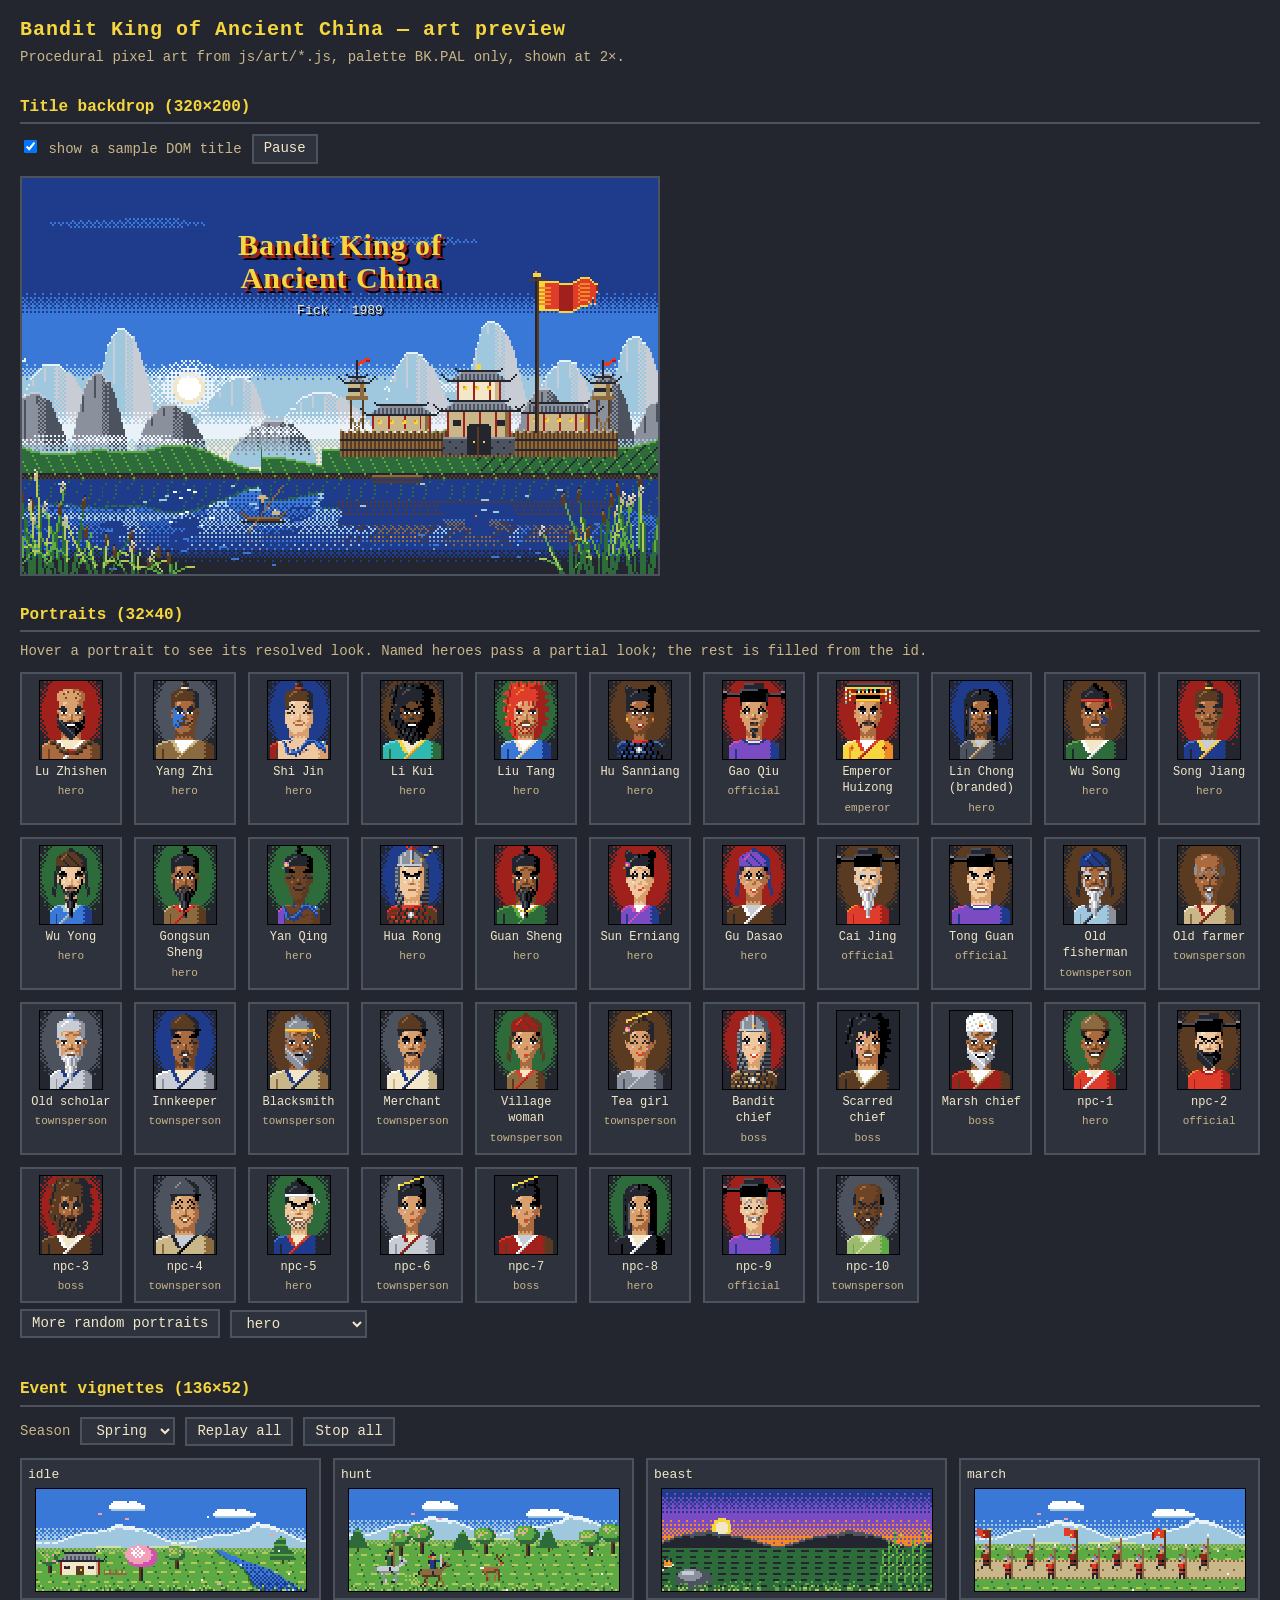
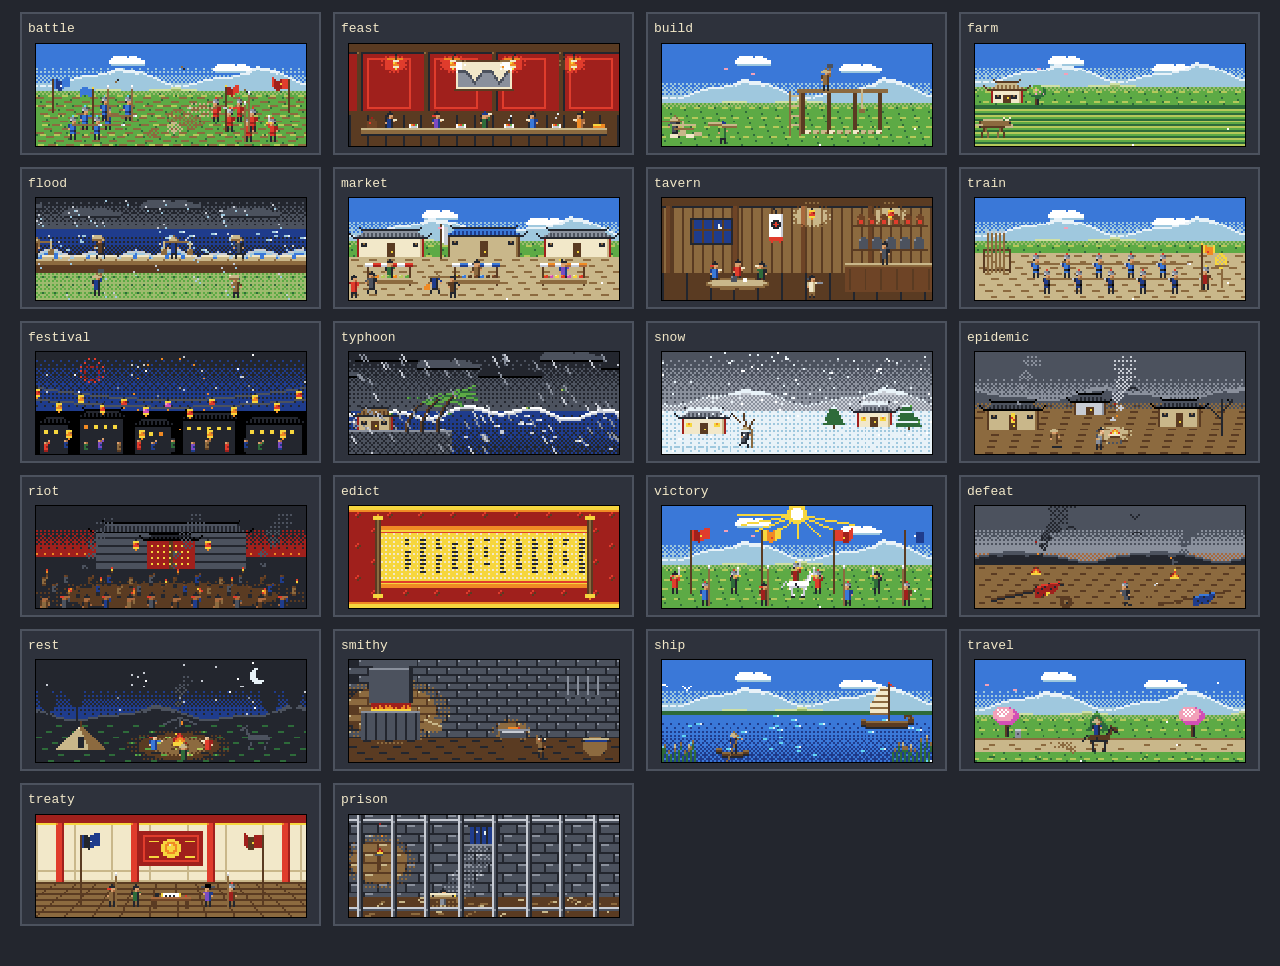
<file: tools/art-preview.html>
<!doctype html>
<html lang="en">
<head>
<meta charset="utf-8">
<meta name="viewport" content="width=device-width, initial-scale=1">
<title>Art Preview</title>
<style>
  :root {
    --bg: #23262E; --panel: #2E323C; --line: #4C525E; --text: #F2E8C9; --dim: #C9B78A; --accent: #E03C2C; --gold: #F6D63E;
  }
  * { box-sizing: border-box; }
  body { margin: 0; padding: 16px 20px 40px; background: var(--bg); color: var(--text); font: 14px/1.4 "Courier New", Courier, monospace; }
  h1 { margin: 0 0 4px; font-size: 20px; letter-spacing: 1px; color: var(--gold); }
  h2 { margin: 28px 0 10px; font-size: 16px; color: var(--gold); border-bottom: 2px solid var(--line); padding-bottom: 4px; }
  p.note { margin: 2px 0 10px; color: var(--dim); }
  canvas { image-rendering: pixelated; image-rendering: crisp-edges; display: block; }
  .bar { display: flex; flex-wrap: wrap; gap: 10px; align-items: center; margin: 6px 0 12px; }
  button, select { font: inherit; color: var(--text); background: var(--panel); border: 2px solid var(--line); padding: 3px 10px; cursor: pointer; }
  button:hover, select:hover { border-color: var(--dim); }
  label { color: var(--dim); }
  .title-wrap { position: relative; width: 640px; max-width: 100%; }
  .title-wrap canvas { width: 640px; height: 400px; max-width: 100%; height: auto; aspect-ratio: 320 / 200; border: 2px solid var(--line); }
  .title-over { position: absolute; left: 0; right: 0; top: 13%; text-align: center; pointer-events: none; }
  .title-over .t { font: bold 30px/1.1 Georgia, "Times New Roman", serif; color: #F6D63E; text-shadow: 3px 3px 0 #A0201C, 5px 5px 0 #000; letter-spacing: 1px; }
  .title-over .s { margin-top: 8px; font-size: 13px; color: #F2E8C9; text-shadow: 2px 2px 0 #000; }
  .grid { display: grid; gap: 12px; }
  .portraits { grid-template-columns: repeat(auto-fill, minmax(96px, 1fr)); }
  .card { background: var(--panel); border: 2px solid var(--line); padding: 6px; display: flex; flex-direction: column; align-items: center; gap: 4px; }
  .card canvas { width: 64px; height: 80px; border: 1px solid #000; }
  .card .n { font-size: 12px; text-align: center; color: var(--text); }
  .card .r { font-size: 11px; color: var(--dim); }
  .scenes { grid-template-columns: repeat(auto-fill, minmax(284px, 1fr)); }
  .scene canvas { width: 272px; height: 104px; border: 1px solid #000; }
  .scene .n { font-size: 13px; color: var(--text); align-self: flex-start; }
  .warn { color: var(--accent); }
</style>
</head>
<body>
<h1>Bandit King of Ancient China &mdash; art preview</h1>
<p class="note">Procedural pixel art from js/art/*.js, palette BK.PAL only, shown at 2&times;. <span id="rm"></span></p>

<h2>Title backdrop (320&times;200)</h2>
<div class="bar">
  <label><input type="checkbox" id="overlay" checked> show a sample DOM title</label>
  <button id="titleToggle">Pause</button>
</div>
<div class="title-wrap">
  <canvas id="title" width="320" height="200"></canvas>
  <div class="title-over" id="titleOver">
    <div class="t">Bandit King of<br>Ancient China</div>
    <div class="s">Fick &middot; 1989</div>
  </div>
</div>

<h2>Portraits (32&times;40)</h2>
<p class="note">Hover a portrait to see its resolved look. Named heroes pass a partial look; the rest is filled from the id.</p>
<div class="grid portraits" id="portraits"></div>
<div class="bar">
  <button id="more">More random portraits</button>
  <select id="moreRole">
    <option value="hero">hero</option>
    <option value="official">official</option>
    <option value="boss">boss</option>
    <option value="townsperson">townsperson</option>
    <option value="emperor">emperor</option>
  </select>
</div>
<div class="grid portraits" id="random"></div>

<h2>Event vignettes (136&times;52)</h2>
<div class="bar">
  <label for="season">Season</label>
  <select id="season">
    <option>Spring</option><option>Summer</option><option>Autumn</option><option>Winter</option>
  </select>
  <button id="replay">Replay all</button>
  <button id="stopAll">Stop all</button>
</div>
<div class="grid scenes" id="scenes"></div>

<script src="../js/core/ns.js"></script>
<script src="../js/art/portrait.js"></script>
<script src="../js/art/vignette.js"></script>
<script src="../js/art/titleart.js"></script>
<script>
(function () {
  'use strict';
  var BK = window.BK;

  if (window.matchMedia && window.matchMedia('(prefers-reduced-motion: reduce)').matches) {
    document.getElementById('rm').innerHTML = '<span class="warn">prefers-reduced-motion is on: animations show a single still frame.</span>';
  }

  // ---- title ----
  var titleCanvas = document.getElementById('title');
  var title = BK.TitleArt.render(titleCanvas), paused = false;
  document.getElementById('titleToggle').onclick = function () {
    if (paused) { title = BK.TitleArt.render(titleCanvas); this.textContent = 'Pause'; }
    else { title.stop(); this.textContent = 'Play'; }
    paused = !paused;
  };
  document.getElementById('overlay').onchange = function () {
    document.getElementById('titleOver').style.display = this.checked ? '' : 'none';
  };

  // ---- portraits ----
  var named = [
    { id: 'lu-zhishen', name: 'Lu Zhishen', role: 'hero', look: { sex: 'm', age: 'adult', hair: 'monk', beard: 'full', build: 'broad', mood: 'fierce', brows: 'thick', skin: 1, garb: 8 } },
    { id: 'yang-zhi', name: 'Yang Zhi', role: 'hero', look: { sex: 'm', mark: 'blueface', hair: 'topknot', beard: 'mustache', mood: 'calm', brows: 'thick' } },
    { id: 'shi-jin', name: 'Shi Jin', role: 'hero', look: { sex: 'm', age: 'young', mark: 'tattoo', hair: 'topknot', beard: 'none', build: 'broad', mood: 'smile', garb: 11 } },
    { id: 'li-kui', name: 'Li Kui', role: 'hero', look: { sex: 'm', skin: 3, hair: 'wild', hairColor: 'black', beard: 'wild', mood: 'fierce', brows: 'angry', build: 'broad' } },
    { id: 'liu-tang', name: 'Liu Tang', role: 'hero', look: { sex: 'm', hair: 'wild', hairColor: 'red', beard: 'stubble', mood: 'fierce', brows: 'angry' } },
    { id: 'hu-sanniang', name: 'Hu Sanniang', role: 'hero', look: { sex: 'f', age: 'young', hair: 'bun', mood: 'fierce', brows: 'angry', garb: 10, accessory: 'earring' } },
    { id: 'gao-qiu', name: 'Gao Qiu', role: 'official', look: { hair: 'official', mood: 'sly', beard: 'goatee', age: 'adult', garb: 21 } },
    { id: 'emperor-huizong', name: 'Emperor Huizong', role: 'emperor', look: { hair: 'crown', beard: 'mustache', mood: 'calm' } },
    { id: 'lin-chong', name: 'Lin Chong (branded)', role: 'hero', look: { sex: 'm', age: 'adult', hairColor: 'black', mark: 'brand', hair: 'long', beard: 'stubble', mood: 'calm', garb: 26 } },
    { id: 'wu-song', name: 'Wu Song', role: 'hero', look: { sex: 'm', hair: 'headband', mood: 'fierce', brows: 'angry', build: 'broad', mark: 'brand', beard: 'none' } },
    { id: 'song-jiang', name: 'Song Jiang', role: 'hero', look: { sex: 'm', skin: 2, hair: 'topknot', beard: 'mustache', mood: 'smile' } },
    { id: 'wu-yong', name: 'Wu Yong', role: 'hero', look: { sex: 'm', hair: 'scarf', beard: 'long', mood: 'sly', build: 'slim', age: 'adult' } },
    { id: 'gongsun-sheng', name: 'Gongsun Sheng', role: 'hero', look: { sex: 'm', hair: 'topknot', beard: 'long', mood: 'calm', build: 'slim' } },
    { id: 'yan-qing', name: 'Yan Qing', role: 'hero', look: { sex: 'm', age: 'young', hair: 'topknot', accessory: 'flower', mark: 'tattoo', mood: 'smile', beard: 'none' } },
    { id: 'hua-rong', name: 'Hua Rong', role: 'hero', look: { sex: 'm', age: 'young', hair: 'helmet', mood: 'calm', beard: 'none', accessory: 'feather' } },
    { id: 'guan-sheng', name: 'Guan Sheng', role: 'hero', look: { sex: 'm', skin: 2, hair: 'topknot', beard: 'long', hairColor: 'black', mood: 'calm', brows: 'thick', garb: 16 } },
    { id: 'sun-erniang', name: 'Sun Erniang', role: 'hero', look: { sex: 'f', hair: 'bun', mood: 'sly', accessory: 'flower' } },
    { id: 'gu-dasao', name: 'Gu Dasao', role: 'hero', look: { sex: 'f', age: 'adult', hair: 'scarf', build: 'broad', mood: 'fierce' } },
    { id: 'cai-jing', name: 'Cai Jing', role: 'official', look: { age: 'old', beard: 'long', mood: 'sly' } },
    { id: 'tong-guan', name: 'Tong Guan', role: 'official', look: { beard: 'none', mood: 'fierce', build: 'broad' } },
    { id: 'old-fisherman', name: 'Old fisherman', role: 'townsperson', look: { sex: 'm', age: 'old', hair: 'scarf', beard: 'long', skin: 2 } },
    { id: 'old-farmer', name: 'Old farmer', role: 'townsperson', look: { sex: 'm', age: 'old', hair: 'bald', beard: 'goatee', mood: 'smile' } },
    { id: 'old-scholar', name: 'Old scholar', role: 'townsperson', look: { sex: 'm', age: 'old', hair: 'topknot', beard: 'long', mood: 'calm', hairColor: 'white' } },
    { id: 'innkeeper', name: 'Innkeeper', role: 'townsperson', look: { sex: 'm', build: 'broad', mood: 'smile', hair: 'cap' } },
    { id: 'blacksmith', name: 'Blacksmith', role: 'townsperson', look: { sex: 'm', build: 'broad', hair: 'headband', beard: 'full', skin: 2 } },
    { id: 'merchant', name: 'Merchant', role: 'townsperson', look: { sex: 'm', hair: 'cap', mood: 'sly', beard: 'mustache' } },
    { id: 'village-woman', name: 'Village woman', role: 'townsperson', look: { sex: 'f', hair: 'scarf', age: 'adult' } },
    { id: 'tea-girl', name: 'Tea girl', role: 'townsperson', look: { sex: 'f', age: 'young', hair: 'bun', mood: 'smile', accessory: 'flower' } },
    { id: 'boss-helmet', name: 'Bandit chief', role: 'boss', look: { hair: 'helmet', mood: 'fierce' } },
    { id: 'boss-scar', name: 'Scarred chief', role: 'boss', look: { hair: 'wild', mark: 'scar' } },
    { id: 'boss-turban', name: 'Marsh chief', role: 'boss', look: { hair: 'turban' } }
  ];
  var roles = ['hero', 'official', 'boss', 'townsperson', 'hero', 'townsperson', 'boss', 'hero', 'official', 'townsperson'];
  for (var i = 0; i < 10; i++) named.push({ id: 'npc-' + (i + 1), name: 'npc-' + (i + 1), role: roles[i] });

  function card(spec, host) {
    var div = document.createElement('div');
    div.className = 'card';
    var c = BK.Portrait.render(spec);
    c.title = spec.name + '\n' + JSON.stringify(BK.Portrait.resolveLook(spec), null, 1).replace(/[{}"]/g, '').trim();
    div.appendChild(c);
    var n = document.createElement('div'); n.className = 'n'; n.textContent = spec.name; div.appendChild(n);
    var r = document.createElement('div'); r.className = 'r'; r.textContent = spec.role; div.appendChild(r);
    host.appendChild(div);
  }
  var host = document.getElementById('portraits');
  named.forEach(function (s) { card(s, host); });

  var randomHost = document.getElementById('random');
  document.getElementById('more').onclick = function () {
    var role = document.getElementById('moreRole').value;
    randomHost.innerHTML = '';
    for (var k = 0; k < 16; k++) {
      var id = role + '-' + Math.floor(Math.random() * 1e9).toString(36);
      card({ id: id, name: id, role: role }, randomHost);
    }
  };

  // ---- vignettes ----
  var players = [];
  var sceneHost = document.getElementById('scenes');
  BK.Vignette.SCENES.forEach(function (name) {
    var div = document.createElement('div');
    div.className = 'card scene';
    var n = document.createElement('div'); n.className = 'n'; n.textContent = name;
    var c = document.createElement('canvas'); c.width = BK.Vignette.W; c.height = BK.Vignette.H;
    div.appendChild(n); div.appendChild(c);
    sceneHost.appendChild(div);
    players.push({ name: name, v: BK.Vignette.create(c) });
  });
  function playAll() {
    var season = document.getElementById('season').value;
    players.forEach(function (p) { p.v.play(p.name, { season: season }); });
  }
  document.getElementById('season').onchange = playAll;
  document.getElementById('replay').onclick = playAll;
  document.getElementById('stopAll').onclick = function () { players.forEach(function (p) { p.v.stop(); }); };
  playAll();
})();
</script>
</body>
</html>
</file>
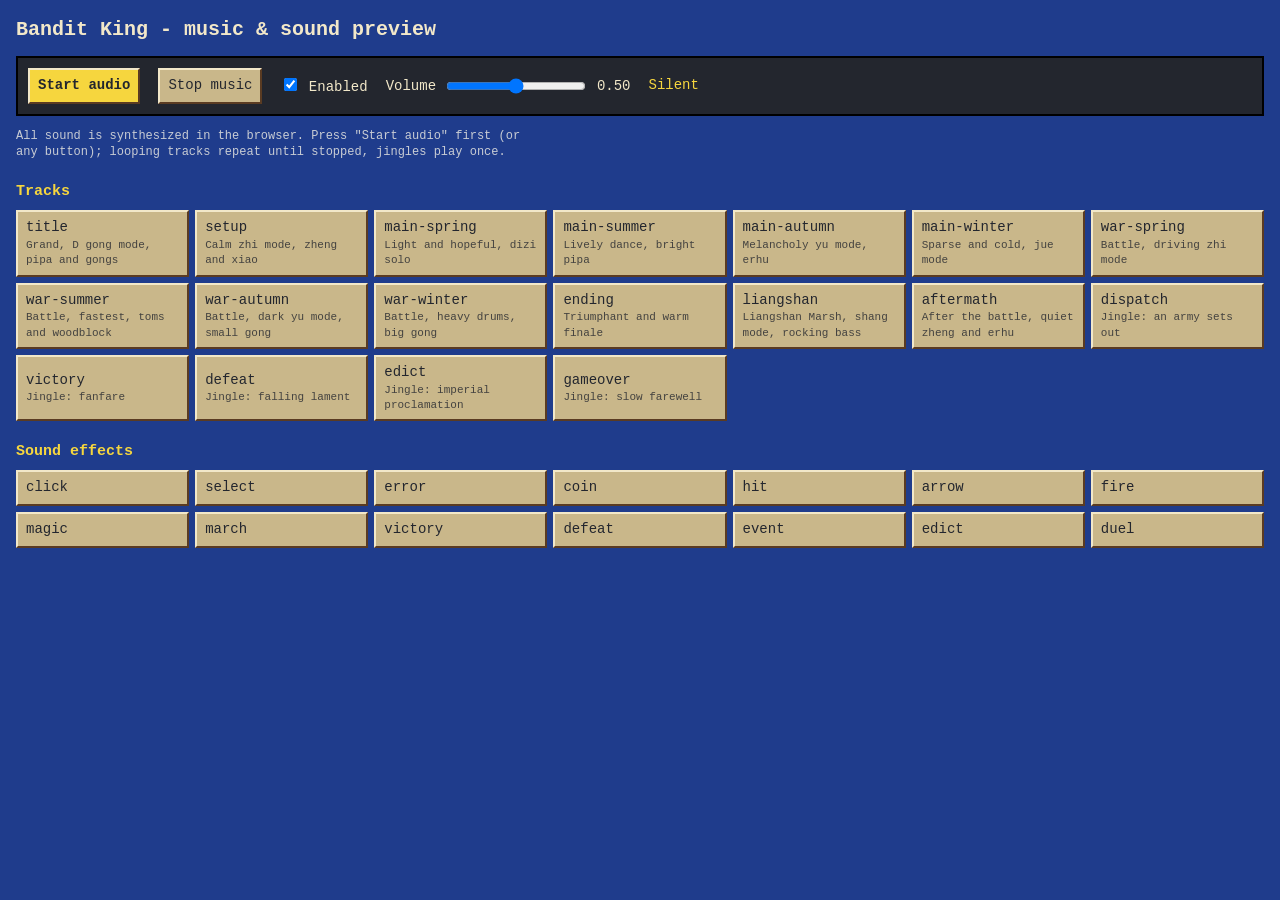
<file: tools/music-preview.html>
<!doctype html>
<html lang="en">
<head>
<meta charset="utf-8">
<meta name="viewport" content="width=device-width, initial-scale=1">
<title>Music Preview</title>
<style>
  :root {
    --bg: #1F3C8C; --panel: #23262E; --ink: #F2E8C9; --dim: #C8CCD4;
    --btn: #C9B78A; --btn-ink: #23262E; --hi: #F2E8C9; --lo: #5A3B22; --hot: #F6D63E;
  }
  * { box-sizing: border-box; }
  body {
    margin: 0; padding: 16px; background: var(--bg); color: var(--ink);
    font: 14px/1.4 "Courier New", Courier, monospace;
  }
  h1 { font-size: 20px; margin: 0 0 12px; }
  h2 { font-size: 15px; margin: 20px 0 8px; color: var(--hot); }
  .bar {
    display: flex; flex-wrap: wrap; gap: 10px 18px; align-items: center;
    background: var(--panel); padding: 10px; border: 2px solid #000;
  }
  .grid { display: grid; grid-template-columns: repeat(auto-fill, minmax(170px, 1fr)); gap: 6px; }
  button {
    font: inherit; padding: 6px 8px; background: var(--btn); color: var(--btn-ink); cursor: pointer;
    border: 2px solid; border-color: var(--hi) var(--lo) var(--lo) var(--hi); text-align: left;
  }
  button:active { border-color: var(--lo) var(--hi) var(--hi) var(--lo); }
  button.on { background: var(--hot); }
  button small { display: block; font-size: 11px; opacity: 0.8; }
  #start { background: var(--hot); font-weight: bold; }
  #now { color: var(--hot); min-width: 14ch; }
  input[type=range] { width: 140px; vertical-align: middle; }
  p.note { color: var(--dim); font-size: 12px; max-width: 70ch; }
</style>
</head>
<body>
<h1>Bandit King - music &amp; sound preview</h1>
<div class="bar">
  <button id="start" type="button">Start audio</button>
  <button id="stop" type="button">Stop music</button>
  <label><input id="enabled" type="checkbox" checked> Enabled</label>
  <label>Volume <input id="vol" type="range" min="0" max="1" step="0.01" value="0.5"> <span id="volv">0.50</span></label>
  <span id="now">Silent</span>
</div>
<p class="note">All sound is synthesized in the browser. Press "Start audio" first (or any button);
looping tracks repeat until stopped, jingles play once.</p>

<h2>Tracks</h2>
<div id="tracks" class="grid"></div>

<h2>Sound effects</h2>
<div id="sfx" class="grid"></div>

<script src="../js/core/ns.js"></script>
<script src="../js/audio/music.js"></script>
<script>
(function () {
  'use strict';
  var M = BK.Music;
  var DESC = {
    'title': 'Grand, D gong mode, pipa and gongs',
    'setup': 'Calm zhi mode, zheng and xiao',
    'main-spring': 'Light and hopeful, dizi solo',
    'main-summer': 'Lively dance, bright pipa',
    'main-autumn': 'Melancholy yu mode, erhu',
    'main-winter': 'Sparse and cold, jue mode',
    'war-spring': 'Battle, driving zhi mode',
    'war-summer': 'Battle, fastest, toms and woodblock',
    'war-autumn': 'Battle, dark yu mode, small gong',
    'war-winter': 'Battle, heavy drums, big gong',
    'ending': 'Triumphant and warm finale',
    'liangshan': 'Liangshan Marsh, shang mode, rocking bass',
    'aftermath': 'After the battle, quiet zheng and erhu',
    'dispatch': 'Jingle: an army sets out',
    'victory': 'Jingle: fanfare',
    'defeat': 'Jingle: falling lament',
    'edict': 'Jingle: imperial proclamation',
    'gameover': 'Jingle: slow farewell'
  };
  var trackButtons = {};

  function button(parent, label, sub, onClick) {
    var b = document.createElement('button');
    b.type = 'button';
    b.appendChild(document.createTextNode(label));
    if (sub) {
      var s = document.createElement('small');
      s.textContent = sub;
      b.appendChild(s);
    }
    b.addEventListener('click', onClick);
    parent.appendChild(b);
    return b;
  }

  var tracksEl = document.getElementById('tracks');
  M.TRACKS.forEach(function (name) {
    trackButtons[name] = button(tracksEl, name, DESC[name], function () { M.init(); M.play(name); refresh(); });
  });

  var sfxEl = document.getElementById('sfx');
  (M.SFX || []).forEach(function (name) {
    button(sfxEl, name, '', function () { M.init(); M.sfx(name); });
  });

  document.getElementById('start').addEventListener('click', function () {
    this.textContent = M.init() ? 'Audio ready' : 'No Web Audio';
  });
  document.getElementById('stop').addEventListener('click', function () { M.stop(); refresh(); });
  document.getElementById('enabled').addEventListener('change', function () { M.setEnabled(this.checked); refresh(); });
  var vol = document.getElementById('vol'), volv = document.getElementById('volv');
  vol.addEventListener('input', function () { M.setVolume(+vol.value); volv.textContent = (+vol.value).toFixed(2); });
  M.setVolume(+vol.value);

  function refresh() {
    var c = M.current();
    document.getElementById('now').textContent = c ? 'Playing: ' + c : 'Silent';
    Object.keys(trackButtons).forEach(function (n) { trackButtons[n].classList.toggle('on', n === c); });
  }
  setInterval(refresh, 250);
})();
</script>
</body>
</html>
</file>
<file: css/style.css>
/* Bandit King of Ancient China - a 640×400 logical screen scaled to fit the window.
   Amiga Workbench 1.3 colours for menus and requesters; black lacquer panels for the game. */
:root {
  --wb-blue: #0055AA;
  --wb-orange: #FF8800;
  --wb-white: #FFFFFF;
  --wb-black: #000022;
  --ink: #F4F2EA;
  --label: #F6D63E;
  --cyan: #64D4F0;
  --red: #E03C2C;
  --green: #5DAA45;
  --dim: #8A909C;
  --lacquer: #3A0F0C;
  --lacquer-hi: #6B1D16;
  --gold: #C9A55A;
  --bronze: #5A3B22;
  --jade: #2E6B3A;
  --panel: #000000;
  --font: "VT323", "Lucida Console", "Courier New", monospace;
}
* { box-sizing: border-box; }
html, body { height: 100%; margin: 0; background: #0b0b10; color: var(--ink); overflow: hidden; }
body { font-family: var(--font); }
[hidden] { display: none !important; }
.noscript { color: #fff; font-family: sans-serif; padding: 2rem; }

#stage { position: fixed; inset: 0; display: grid; place-items: center; }
#screen {
  position: relative; width: 640px; height: 400px; transform-origin: center center;
  background: var(--lacquer); font-size: 13px; line-height: 12px; user-select: none;
  image-rendering: pixelated;
}
canvas { image-rendering: pixelated; image-rendering: crisp-edges; display: block; }
button { font-family: var(--font); font-size: 13px; line-height: 11px; cursor: pointer; }
button:focus-visible, [tabindex]:focus-visible { outline: 1px dotted var(--wb-orange); outline-offset: 1px; }

/* ---- Amiga menu bar ------------------------------------------------------------------------ */
#menubar {
  position: absolute; left: 0; top: 0; right: 0; height: 11px; z-index: 40;
  background: var(--wb-white); color: var(--wb-blue); display: flex; align-items: stretch;
  border-bottom: 1px solid var(--wb-black); font-size: 13px; line-height: 10px;
}
#menubar .mtitle { padding: 0 6px; cursor: default; position: relative; white-space: nowrap; }
#menubar .mtitle.open, #menubar .mtitle:hover { background: var(--wb-blue); color: var(--wb-white); }
#menubar .mtitle.off { color: #8090b0; }
#menubar .right { margin-left: auto; padding: 0 6px; color: var(--wb-black); white-space: nowrap; }
.mdrop {
  position: absolute; top: 11px; left: 0; min-width: 120px; background: var(--wb-white); color: var(--wb-blue);
  border: 1px solid var(--wb-black); box-shadow: 2px 2px 0 var(--wb-black); padding: 1px 0; z-index: 41;
}
.mdrop div { padding: 1px 8px 1px 6px; white-space: nowrap; }
.mdrop div:hover:not(.off) { background: var(--wb-blue); color: var(--wb-white); }
.mdrop div.off { color: #a0a8c0; }
.mdrop .key { float: right; margin-left: 12px; color: var(--wb-orange); }

/* ---- Main game screen ---------------------------------------------------------------------- */
#game {
  position: absolute; left: 0; top: 12px; width: 640px; height: 388px;
  background:
    repeating-linear-gradient(45deg, transparent 0 5px, rgba(201, 165, 90, 0.18) 5px 6px),
    repeating-linear-gradient(-45deg, transparent 0 5px, rgba(201, 165, 90, 0.18) 5px 6px),
    var(--lacquer);
}
.panel {
  position: absolute; background: var(--panel);
  border: 1px solid var(--gold); box-shadow: 0 0 0 1px var(--bronze), inset 0 0 0 1px var(--jade);
}
#info { left: 4px; top: 3px; width: 278px; height: 268px; }
#mapwrap { left: 287px; top: 3px; width: 350px; height: 268px; padding: 0; }
#map { position: absolute; left: 0; top: 0; width: 348px; height: 266px; cursor: crosshair; }
#anim { left: 4px; top: 276px; width: 278px; height: 109px; display: grid; place-items: center; }
#vignette { width: 272px; height: 104px; }
#msg { left: 287px; top: 276px; width: 350px; height: 109px; padding: 4px 6px; display: flex; flex-direction: column; }
#msgtext { flex: 1 1 auto; overflow: hidden; white-space: pre-wrap; color: var(--ink); min-height: 0; }
#msgtext .err { color: #ff9d8a; }
#msgtext .more { color: var(--wb-orange); animation: blink 0.8s steps(1) infinite; }
#prompt { flex: 0 0 auto; display: grid; grid-template-columns: repeat(4, 1fr); gap: 1px 2px; }
#prompt.cols2 { grid-template-columns: repeat(2, 1fr); }
#prompt.cols3 { grid-template-columns: repeat(3, 1fr); }
@keyframes blink { 50% { opacity: 0; } }
@media (prefers-reduced-motion: reduce) { #msgtext .more { animation: none; } }

.cmd {
  background: #101418; color: var(--ink); border: 1px solid #3a4250; padding: 1px 2px; text-align: left;
  white-space: nowrap; overflow: hidden; height: 13px;
}
.cmd .n { color: var(--label); margin-right: 3px; }
.cmd:hover:not(:disabled) { background: var(--jade); border-color: var(--gold); }
.cmd:disabled { color: #555c68; cursor: default; }
.cmd.wide { grid-column: span 2; }
.cmd.cancel { color: #ffb0a0; }

/* Info panel */
.ihead { position: absolute; left: 0; top: 0; width: 276px; height: 88px; background: var(--ink); color: #15161c; }
.iport { position: absolute; left: 6px; top: 4px; width: 68px; height: 84px; background: #5A3B22; padding: 2px; border: 1px solid #F2E8C9; }
.iport canvas { width: 64px; height: 80px; }
.itext { position: absolute; left: 82px; top: 6px; right: 4px; line-height: 13px; }
.itext .pname { color: #A0201C; }
.itext .season { color: #1F3C8C; }
.itext .ilabel { color: #6E4426; margin-top: 2px; }
.itext .flag { display: inline-block; width: 9px; height: 9px; border: 1px solid #15161c; vertical-align: -1px; margin-left: 4px; }
.igrid { position: absolute; left: 6px; top: 96px; right: 6px; display: grid; grid-template-columns: repeat(3, 1fr); gap: 3px 10px; }
.igrid div { display: flex; justify-content: space-between; height: 17px; align-items: center; border-bottom: 1px dotted #23262E; }
.igrid .k { color: var(--label); }
.igrid .v { color: var(--ink); font-variant-numeric: tabular-nums; }
.igrid .v.low { color: #ff9d8a; }
.ifoot { position: absolute; left: 6px; right: 6px; bottom: 4px; color: var(--cyan); white-space: nowrap; overflow: hidden; }
.exile-tag { color: #A0201C; }

#maptip {
  position: absolute; pointer-events: none; background: var(--wb-white); color: var(--wb-black);
  border: 1px solid var(--wb-black); padding: 1px 4px; white-space: nowrap; z-index: 5;
}

/* ---- Requesters (Workbench-style dialogs) ---------------------------------------------------- */
#overlay { position: absolute; inset: 0; z-index: 30; background: rgba(0, 0, 20, 0.35); display: grid; place-items: center; }
.req {
  background: var(--wb-blue); color: var(--wb-white); border: 2px solid var(--wb-white);
  box-shadow: 0 0 0 1px var(--wb-black), 3px 3px 0 1px var(--wb-black); padding: 0; max-width: 620px; max-height: 384px;
  display: flex; flex-direction: column; min-width: 220px;
}
.req .rbar { background: var(--wb-white); color: var(--wb-blue); padding: 0 4px; height: 12px; line-height: 11px; display: flex; gap: 4px; align-items: center; }
.req .rbar::before { content: ""; width: 9px; height: 7px; border: 1px solid var(--wb-blue); background: linear-gradient(var(--wb-blue) 0 0) center / 3px 3px no-repeat; }
.req .rbody { padding: 6px 8px; overflow: auto; white-space: pre-wrap; line-height: 13px; min-height: 0; }
.req .rbody::-webkit-scrollbar { width: 8px; }
.req .rbody::-webkit-scrollbar-thumb { background: var(--wb-white); }
.req .rbtns { display: flex; gap: 6px; justify-content: space-between; padding: 4px 8px 6px; flex-wrap: wrap; }
.gad {
  background: var(--wb-blue); color: var(--wb-white); border: 1px solid; border-color: var(--wb-white) var(--wb-black) var(--wb-black) var(--wb-white);
  padding: 2px 8px; min-width: 56px; height: 15px;
}
.gad:hover { background: #1a6cc0; }
.gad:active { border-color: var(--wb-black) var(--wb-white) var(--wb-white) var(--wb-black); }
.gad.primary { color: var(--wb-orange); }
.gad:disabled { color: #7f9fd0; cursor: default; }
.req table { border-collapse: collapse; font-variant-numeric: tabular-nums; }
.req th { color: var(--wb-orange); text-align: right; padding: 0 5px; font-weight: normal; white-space: nowrap; position: sticky; top: 0; background: var(--wb-blue); }
.req th:first-child, .req td:first-child { text-align: left; }
.req td { text-align: right; padding: 0 5px; white-space: nowrap; height: 13px; }
.req tr.sel td { background: var(--wb-white); color: var(--wb-blue); }
.req tr.row { cursor: pointer; }
.req tr.row:hover td { background: #1a6cc0; }
.req tr.row.sel:hover td { background: var(--wb-white); }
.req tr.off td { color: #7f9fd0; cursor: default; }
.req .menuitem { display: block; width: 100%; text-align: left; background: transparent; color: var(--wb-white); border: 0; padding: 2px 4px; height: auto; }
.req .menuitem:hover:not(:disabled) { background: var(--wb-white); color: var(--wb-blue); }
.req .menuitem:disabled { color: #7f9fd0; cursor: default; }
.req .pick { display: grid; grid-template-columns: 68px minmax(0, 1fr); gap: 8px; align-items: start; }
.req .pick .port { width: 68px; height: 84px; background: var(--bronze); padding: 2px; border: 1px solid var(--wb-white); }
.req .pick .port canvas { width: 64px; height: 80px; }
.req .tablebox { max-height: 280px; overflow: auto; }
.req input[type=range] { width: 100%; accent-color: var(--wb-orange); }
.req input[type=number] {
  font-family: var(--font); font-size: 15px; width: 80px; background: var(--wb-white); color: var(--wb-black);
  border: 1px solid var(--wb-black); padding: 0 3px;
}
.req .numrow { display: flex; gap: 6px; align-items: center; margin-top: 6px; }
.req .hint { color: #cfe0ff; }
.req .hl { color: var(--wb-orange); }

/* ---- Battle screen --------------------------------------------------------------------------- */
#battle { position: absolute; left: 0; top: 12px; width: 640px; height: 388px; background: var(--lacquer); }
.bside { position: absolute; left: 3px; top: 3px; width: 172px; height: 382px; display: flex; flex-direction: column; gap: 3px; }
.bbox { background: #000; border: 1px solid var(--gold); box-shadow: 0 0 0 1px var(--bronze); padding: 3px 4px; }
.bbox.head { background: var(--ink); color: #15161c; text-align: center; line-height: 12px; }
.bbox.head .day { color: #1F3C8C; }
.bvs { display: grid; grid-template-columns: 1fr 24px 1fr; gap: 1px 2px; line-height: 12px; }
.bvs .a { color: #f08ae0; } .bvs .d { color: var(--cyan); text-align: right; }
.bvs .mid { text-align: center; color: var(--label); }
.bvs .r { text-align: right; }
.bunit { display: grid; grid-template-columns: 36px 1fr; gap: 4px; line-height: 12px; min-height: 46px; }
.bunit canvas { width: 32px; height: 40px; border: 1px solid var(--gold); }
.bcmds { display: grid; grid-template-columns: 1fr 1fr; gap: 2px; }
.bcmds .cmd { height: 14px; }
.blog { flex: 1 1 auto; overflow: hidden; line-height: 12px; color: #d8d4c8; display: flex; flex-direction: column; justify-content: flex-end; min-height: 0; }
.blog .fire { color: #ffb070; } .blog .capture, .blog .duel { color: var(--label); } .blog .end { color: var(--wb-orange); }
.blog .magic { color: #c8a0ff; } .blog .day { color: var(--cyan); }
#field { position: absolute; left: 179px; top: 3px; width: 458px; height: 382px; border: 1px solid var(--gold); box-shadow: 0 0 0 1px var(--bronze); background: #000; cursor: pointer; }
.bresult {
  position: absolute; left: 50%; top: 50%; transform: translate(-50%, -50%); background: var(--wb-blue); color: var(--wb-white);
  border: 2px solid var(--wb-white); box-shadow: 3px 3px 0 1px var(--wb-black); padding: 8px 14px; text-align: center; z-index: 5; max-width: 360px;
}

/* ---- Title and setup ------------------------------------------------------------------------- */
#title { position: absolute; inset: 0; background: #000; z-index: 20; }
#titleart { position: absolute; left: 0; top: 0; width: 640px; height: 400px; }
.tlogo { position: absolute; left: 0; right: 0; top: 34px; text-align: center; pointer-events: none; }
.tlogo .pre { color: var(--label); letter-spacing: 4px; font-size: 13px; text-shadow: 1px 1px 0 #000; }
.tlogo h1 {
  margin: 6px 0 0; font-weight: normal; font-size: 42px; line-height: 38px; color: #ffe9b0; letter-spacing: 1px;
  text-shadow: 2px 2px 0 #6B1D16, 3px 3px 0 #000, 0 0 12px rgba(255, 136, 0, 0.35);
}
.tlogo .sub { color: var(--ink); text-shadow: 1px 1px 0 #000; margin-top: 4px; }
.tfoot { position: absolute; left: 0; right: 0; bottom: 10px; text-align: center; color: var(--ink); text-shadow: 1px 1px 0 #000; }
.tfoot .press { color: var(--wb-orange); animation: blink 1.2s steps(1) infinite; }
@media (prefers-reduced-motion: reduce) { .tfoot .press { animation: none; } }
.setup-card { display: grid; grid-template-columns: 68px minmax(0, 1fr); gap: 8px; align-items: start; }
.statgrid { display: grid; grid-template-columns: repeat(2, auto 32px); gap: 1px 10px; justify-content: start; margin-top: 4px; }
.statgrid .k { color: var(--wb-orange); }
.statgrid .v { text-align: right; }
.gfgrid { display: grid; grid-template-columns: repeat(5, 1fr); gap: 6px; }
.gfcard { background: transparent; border: 1px solid var(--wb-white); color: var(--wb-white); padding: 3px; text-align: center; height: auto; }
.gfcard canvas { width: 64px; height: 80px; margin: 0 auto 2px; }
.gfcard:hover:not(:disabled) { background: #1a6cc0; }
.gfcard:disabled { opacity: 0.35; cursor: default; }
.gfcard .sw { display: inline-block; width: 8px; height: 8px; border: 1px solid #fff; margin-right: 3px; }
</file>
